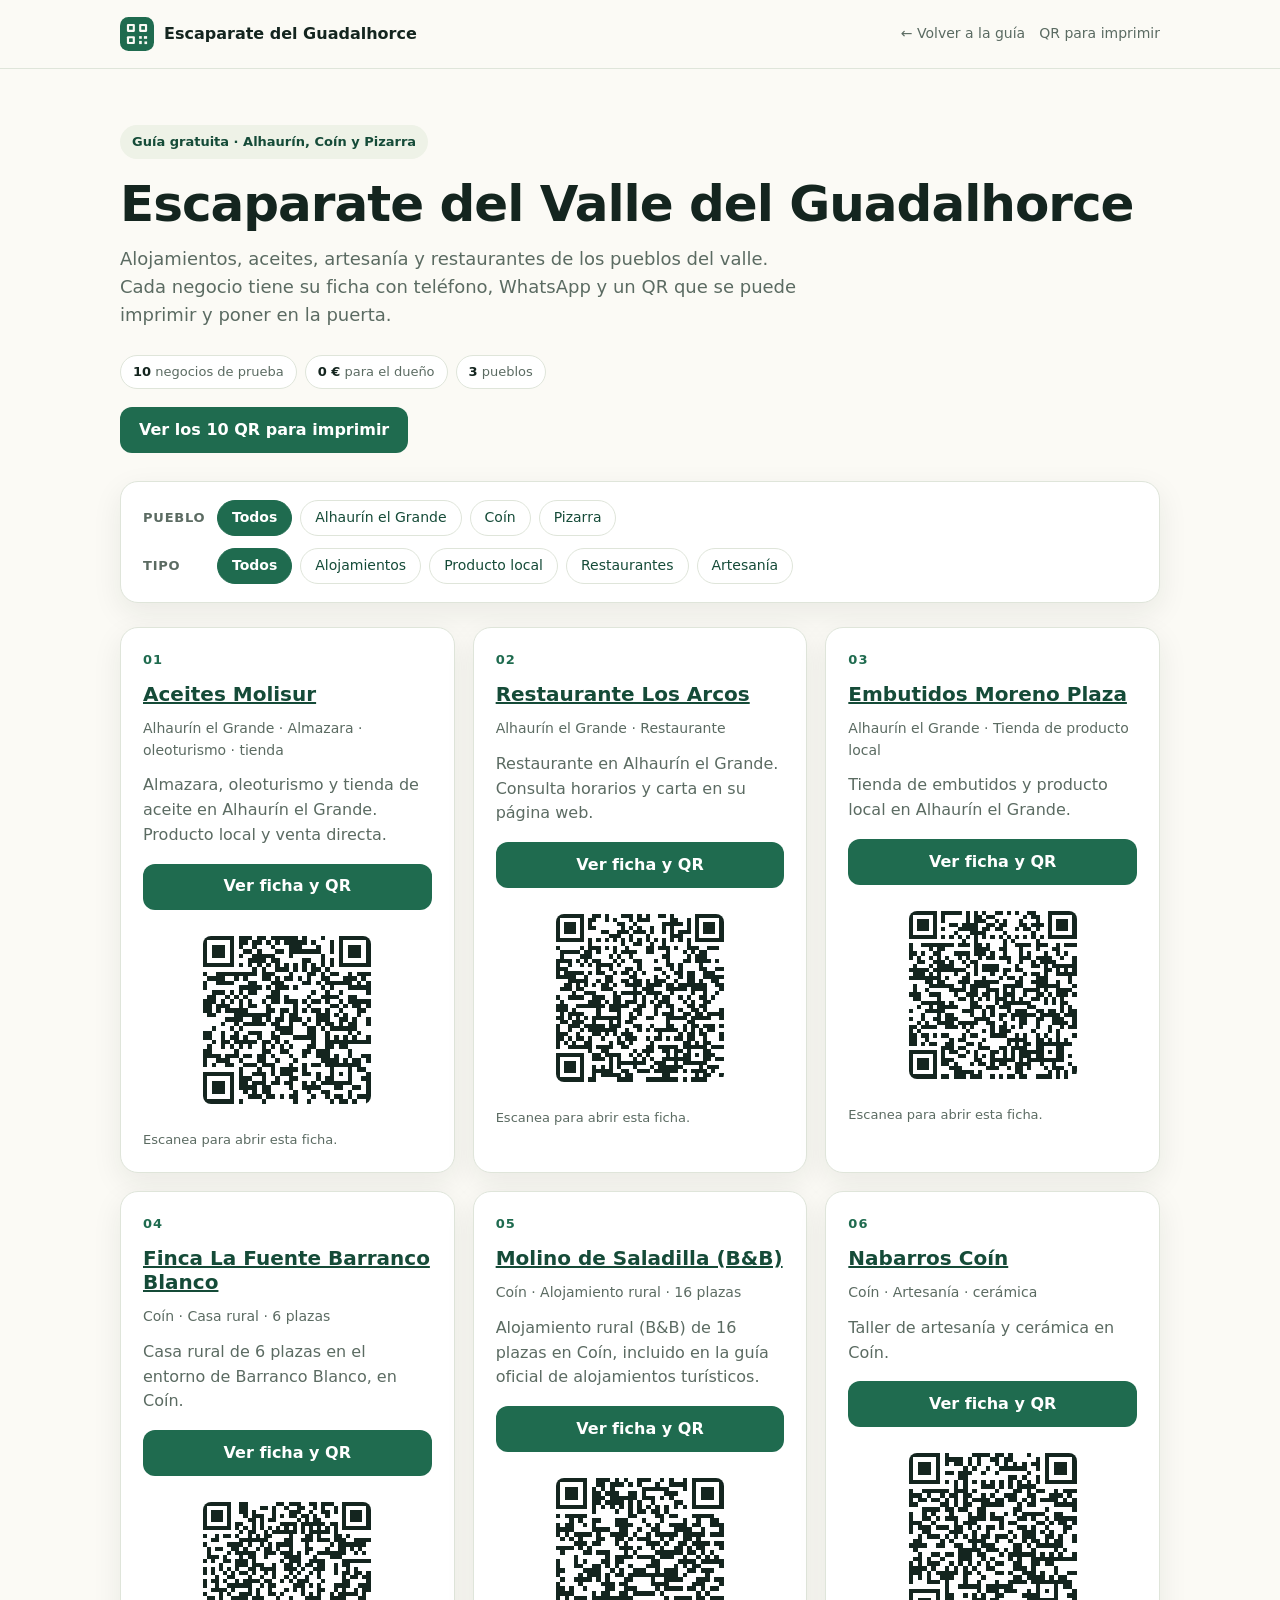
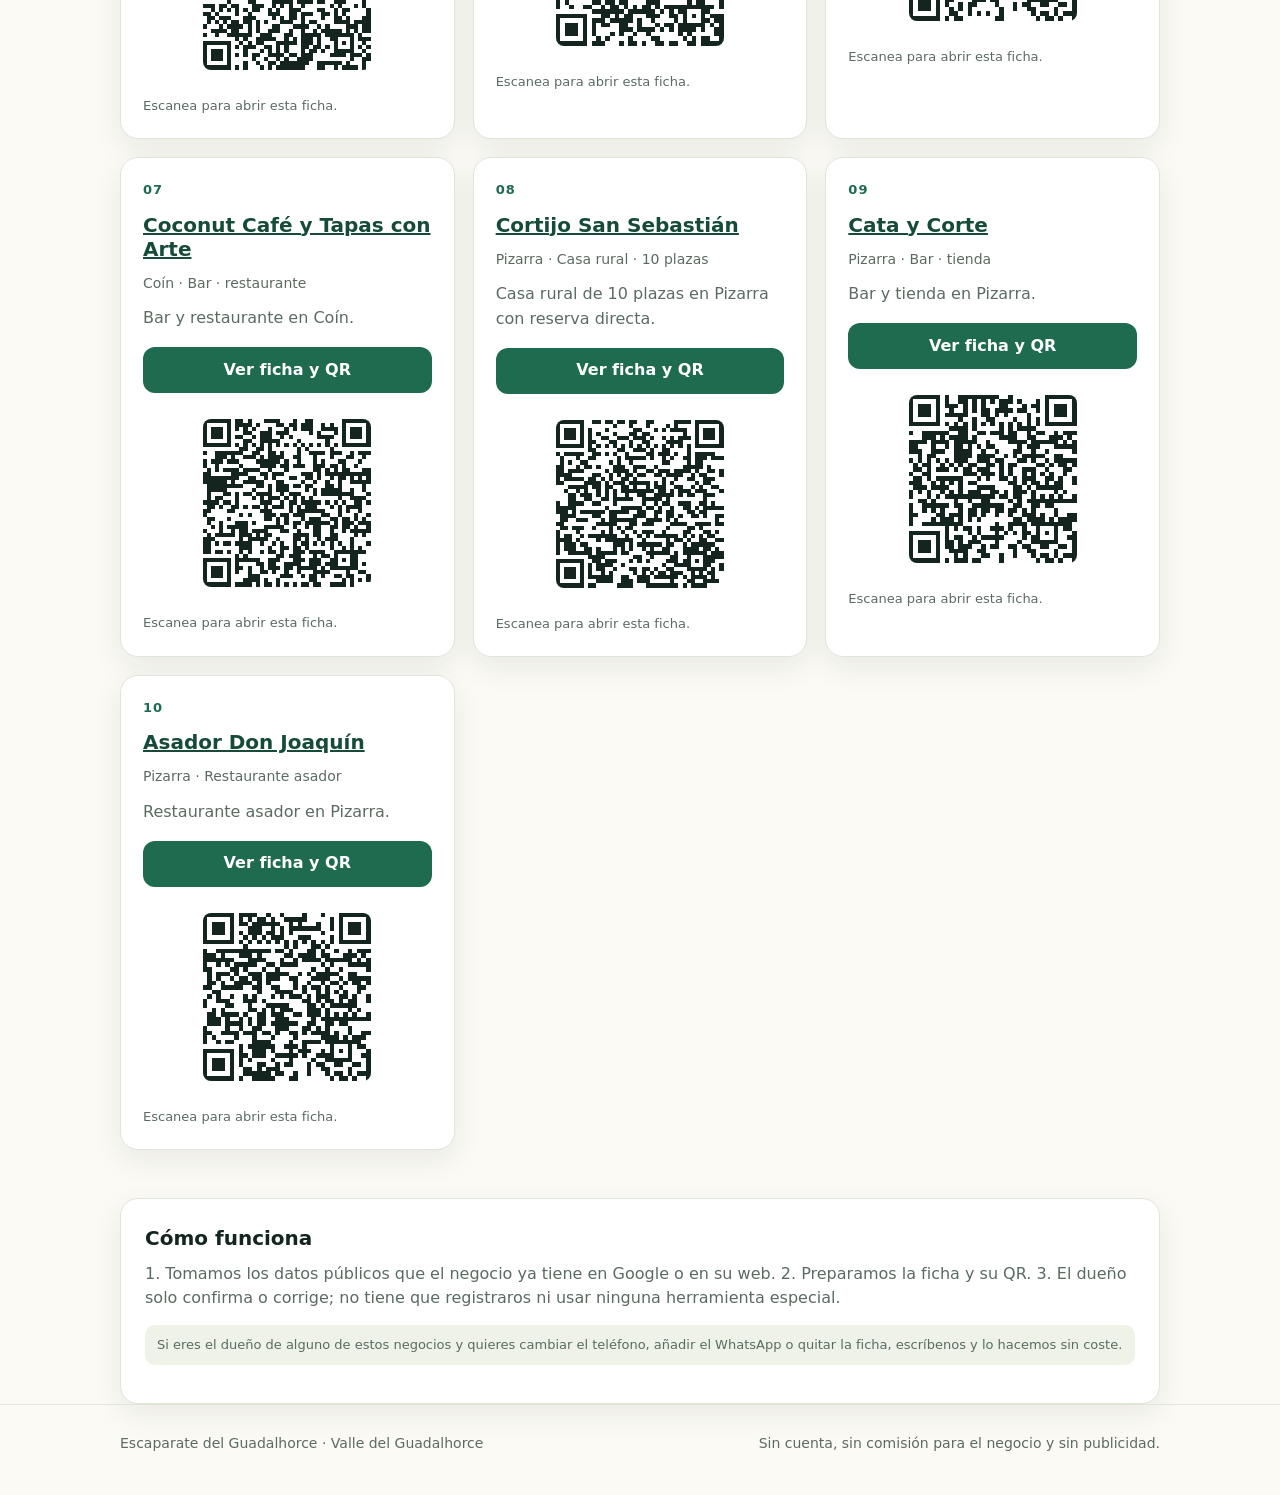
<file: index.html>
<!doctype html>
<html lang="es">
<head>
<meta charset="utf-8">
<meta name="viewport" content="width=device-width, initial-scale=1">
<title>Escaparate del Guadalhorce · Alojamientos, tiendas y restaurantes en Alhaurín, Coín y Pizarra</title>
<meta name="description" content="Guía gratuita de alojamientos, tiendas, bares y artesanía de Alhaurín el Grande, Coín y Pizarra. Fichas preparadas para imprimir su QR y recibir contactos directos.">
<link rel="canonical" href="https://storbaz.github.io/escaparate-guadalhorce/">
<meta name="robots" content="index,follow,max-image-preview:large">
<meta name="theme-color" content="#1f6b4f">
<meta property="og:type" content="website">
<meta property="og:locale" content="es_ES">
<meta property="og:site_name" content="Escaparate del Guadalhorce">
<meta property="og:title" content="Escaparate del Guadalhorce · Alojamientos, tiendas y restaurantes en Alhaurín, Coín y Pizarra">
<meta property="og:description" content="Guía gratuita de alojamientos, tiendas, bares y artesanía de Alhaurín el Grande, Coín y Pizarra. Fichas preparadas para imprimir su QR y recibir contactos directos.">
<meta property="og:url" content="https://storbaz.github.io/escaparate-guadalhorce/">
<meta property="og:image" content="https://storbaz.github.io/escaparate-guadalhorce/assets/og-image.svg">
<meta name="twitter:card" content="summary_large_image">
<meta name="twitter:title" content="Escaparate del Guadalhorce · Alojamientos, tiendas y restaurantes en Alhaurín, Coín y Pizarra">
<meta name="twitter:description" content="Guía gratuita de alojamientos, tiendas, bares y artesanía de Alhaurín el Grande, Coín y Pizarra. Fichas preparadas para imprimir su QR y recibir contactos directos.">
<meta name="twitter:image" content="https://storbaz.github.io/escaparate-guadalhorce/assets/og-image.svg">
<link rel="icon" href="assets/icon.svg" type="image/svg+xml">
<link rel="stylesheet" href="assets/style.css?v=2">
<script type="application/ld+json">{"@context":"https://schema.org","@type":"FAQPage","mainEntity":[{"@type":"Question","name":"¿Cuesta algo aparecer en el escaparate?","acceptedAnswer":{"@type":"Answer","text":"No. La ficha es gratuita para el negocio. Solo se pide que confirme o corrija sus datos."}},{"@type":"Question","name":"¿Qué hace el código QR?","acceptedAnswer":{"@type":"Answer","text":"Abre directamente la ficha del negocio para que el visitante pueda llamar o escribir por WhatsApp."}}]}</script>
<script src="assets/qrcode.min.js"></script>
<script src="assets/app.js?v=2" defer></script>
</head>
<body>
<a class="skip" href="#contenido">Saltar al contenido</a>
<header class="site-header">
  <div class="wrap header-inner">
    <a class="brand" href="index.html" aria-label="Escaparate del Guadalhorce, inicio">
      <img src="assets/icon.svg" alt="" width="34" height="34">
      <span>Escaparate del Guadalhorce</span>
    </a>
    <nav class="header-nav">
      <a class="back-link" href="index.html">← Volver a la guía</a>
      <a class="back-link" href="qrs.html">QR para imprimir</a>
    </nav>
  </div>
</header>
<main id="contenido" class="">
<section class="hero">
  <div class="wrap">
    <span class="eyebrow">Guía gratuita · Alhaurín, Coín y Pizarra</span>
    <h1>Escaparate del Valle del Guadalhorce</h1>
    <p class="lede">Alojamientos, aceites, artesanía y restaurantes de los pueblos del valle. Cada negocio tiene su ficha con teléfono, WhatsApp y un QR que se puede imprimir y poner en la puerta.</p>
    <div class="badges">
      <span class="badge"><strong>10</strong> negocios de prueba</span>
      <span class="badge"><strong>0 €</strong> para el dueño</span>
      <span class="badge"><strong>3</strong> pueblos</span>
    </div>
    <div class="actions">
      <a class="button button-primary" href="qrs.html">Ver los 10 QR para imprimir</a>
    </div>
  </div>
</section>
<section class="wrap filters" aria-label="Filtrar negocios">
  <div class="filter-row">
    <span class="filter-label">Pueblo</span>
    <button class="chip is-active" type="button" data-filter="pueblo" data-value="todos">Todos</button>
    <button class="chip" type="button" data-filter="pueblo" data-value="Alhaurín el Grande">Alhaurín el Grande</button>
    <button class="chip" type="button" data-filter="pueblo" data-value="Coín">Coín</button>
    <button class="chip" type="button" data-filter="pueblo" data-value="Pizarra">Pizarra</button>
  </div>
  <div class="filter-row">
    <span class="filter-label">Tipo</span>
    <button class="chip is-active" type="button" data-filter="categoria" data-value="todos">Todos</button>
    <button class="chip" type="button" data-filter="categoria" data-value="alojamiento">Alojamientos</button>
    <button class="chip" type="button" data-filter="categoria" data-value="producto">Producto local</button>
    <button class="chip" type="button" data-filter="categoria" data-value="restaurante">Restaurantes</button>
    <button class="chip" type="button" data-filter="categoria" data-value="artesania">Artesanía</button>
  </div>
</section>
<section class="wrap">
  <div class="grid" id="lista-negocios">
<article class="card" data-pueblo="Alhaurín el Grande" data-categoria="producto">
  <span class="num">01</span>
  <h2><a href="fichas/aceites-molisur.html">Aceites Molisur</a></h2>
  <div class="town">Alhaurín el Grande · Almazara · oleoturismo · tienda</div>
  <p>Almazara, oleoturismo y tienda de aceite en Alhaurín el Grande. Producto local y venta directa.</p>
  <div class="actions">
    <a class="button button-primary button-block" href="fichas/aceites-molisur.html">Ver ficha y QR</a>
  </div>
  <div class="qr-box" data-qr="https://storbaz.github.io/escaparate-guadalhorce/fichas/aceites-molisur.html" aria-label="Código QR de la ficha de Aceites Molisur"></div>
  <div class="qr-caption">Escanea para abrir esta ficha.</div>
</article>
<article class="card" data-pueblo="Alhaurín el Grande" data-categoria="restaurante">
  <span class="num">02</span>
  <h2><a href="fichas/restaurante-los-arcos.html">Restaurante Los Arcos</a></h2>
  <div class="town">Alhaurín el Grande · Restaurante</div>
  <p>Restaurante en Alhaurín el Grande. Consulta horarios y carta en su página web.</p>
  <div class="actions">
    <a class="button button-primary button-block" href="fichas/restaurante-los-arcos.html">Ver ficha y QR</a>
  </div>
  <div class="qr-box" data-qr="https://storbaz.github.io/escaparate-guadalhorce/fichas/restaurante-los-arcos.html" aria-label="Código QR de la ficha de Restaurante Los Arcos"></div>
  <div class="qr-caption">Escanea para abrir esta ficha.</div>
</article>
<article class="card" data-pueblo="Alhaurín el Grande" data-categoria="producto">
  <span class="num">03</span>
  <h2><a href="fichas/embutidos-moreno-plaza.html">Embutidos Moreno Plaza</a></h2>
  <div class="town">Alhaurín el Grande · Tienda de producto local</div>
  <p>Tienda de embutidos y producto local en Alhaurín el Grande.</p>
  <div class="actions">
    <a class="button button-primary button-block" href="fichas/embutidos-moreno-plaza.html">Ver ficha y QR</a>
  </div>
  <div class="qr-box" data-qr="https://storbaz.github.io/escaparate-guadalhorce/fichas/embutidos-moreno-plaza.html" aria-label="Código QR de la ficha de Embutidos Moreno Plaza"></div>
  <div class="qr-caption">Escanea para abrir esta ficha.</div>
</article>
<article class="card" data-pueblo="Coín" data-categoria="alojamiento">
  <span class="num">04</span>
  <h2><a href="fichas/finca-la-fuente-barranco-blanco.html">Finca La Fuente Barranco Blanco</a></h2>
  <div class="town">Coín · Casa rural · 6 plazas</div>
  <p>Casa rural de 6 plazas en el entorno de Barranco Blanco, en Coín.</p>
  <div class="actions">
    <a class="button button-primary button-block" href="fichas/finca-la-fuente-barranco-blanco.html">Ver ficha y QR</a>
  </div>
  <div class="qr-box" data-qr="https://storbaz.github.io/escaparate-guadalhorce/fichas/finca-la-fuente-barranco-blanco.html" aria-label="Código QR de la ficha de Finca La Fuente Barranco Blanco"></div>
  <div class="qr-caption">Escanea para abrir esta ficha.</div>
</article>
<article class="card" data-pueblo="Coín" data-categoria="alojamiento">
  <span class="num">05</span>
  <h2><a href="fichas/molino-de-saladilla.html">Molino de Saladilla (B&amp;B)</a></h2>
  <div class="town">Coín · Alojamiento rural · 16 plazas</div>
  <p>Alojamiento rural (B&amp;B) de 16 plazas en Coín, incluido en la guía oficial de alojamientos turísticos.</p>
  <div class="actions">
    <a class="button button-primary button-block" href="fichas/molino-de-saladilla.html">Ver ficha y QR</a>
  </div>
  <div class="qr-box" data-qr="https://storbaz.github.io/escaparate-guadalhorce/fichas/molino-de-saladilla.html" aria-label="Código QR de la ficha de Molino de Saladilla (B&amp;B)"></div>
  <div class="qr-caption">Escanea para abrir esta ficha.</div>
</article>
<article class="card" data-pueblo="Coín" data-categoria="artesania">
  <span class="num">06</span>
  <h2><a href="fichas/nabarros-coin.html">Nabarros Coín</a></h2>
  <div class="town">Coín · Artesanía · cerámica</div>
  <p>Taller de artesanía y cerámica en Coín.</p>
  <div class="actions">
    <a class="button button-primary button-block" href="fichas/nabarros-coin.html">Ver ficha y QR</a>
  </div>
  <div class="qr-box" data-qr="https://storbaz.github.io/escaparate-guadalhorce/fichas/nabarros-coin.html" aria-label="Código QR de la ficha de Nabarros Coín"></div>
  <div class="qr-caption">Escanea para abrir esta ficha.</div>
</article>
<article class="card" data-pueblo="Coín" data-categoria="restaurante">
  <span class="num">07</span>
  <h2><a href="fichas/coconut-cafe-tapas-con-arte.html">Coconut Café y Tapas con Arte</a></h2>
  <div class="town">Coín · Bar · restaurante</div>
  <p>Bar y restaurante en Coín.</p>
  <div class="actions">
    <a class="button button-primary button-block" href="fichas/coconut-cafe-tapas-con-arte.html">Ver ficha y QR</a>
  </div>
  <div class="qr-box" data-qr="https://storbaz.github.io/escaparate-guadalhorce/fichas/coconut-cafe-tapas-con-arte.html" aria-label="Código QR de la ficha de Coconut Café y Tapas con Arte"></div>
  <div class="qr-caption">Escanea para abrir esta ficha.</div>
</article>
<article class="card" data-pueblo="Pizarra" data-categoria="alojamiento">
  <span class="num">08</span>
  <h2><a href="fichas/cortijo-san-sebastian.html">Cortijo San Sebastián</a></h2>
  <div class="town">Pizarra · Casa rural · 10 plazas</div>
  <p>Casa rural de 10 plazas en Pizarra con reserva directa.</p>
  <div class="actions">
    <a class="button button-primary button-block" href="fichas/cortijo-san-sebastian.html">Ver ficha y QR</a>
  </div>
  <div class="qr-box" data-qr="https://storbaz.github.io/escaparate-guadalhorce/fichas/cortijo-san-sebastian.html" aria-label="Código QR de la ficha de Cortijo San Sebastián"></div>
  <div class="qr-caption">Escanea para abrir esta ficha.</div>
</article>
<article class="card" data-pueblo="Pizarra" data-categoria="producto">
  <span class="num">09</span>
  <h2><a href="fichas/cata-y-corte.html">Cata y Corte</a></h2>
  <div class="town">Pizarra · Bar · tienda</div>
  <p>Bar y tienda en Pizarra.</p>
  <div class="actions">
    <a class="button button-primary button-block" href="fichas/cata-y-corte.html">Ver ficha y QR</a>
  </div>
  <div class="qr-box" data-qr="https://storbaz.github.io/escaparate-guadalhorce/fichas/cata-y-corte.html" aria-label="Código QR de la ficha de Cata y Corte"></div>
  <div class="qr-caption">Escanea para abrir esta ficha.</div>
</article>
<article class="card" data-pueblo="Pizarra" data-categoria="restaurante">
  <span class="num">10</span>
  <h2><a href="fichas/asador-don-joaquin.html">Asador Don Joaquín</a></h2>
  <div class="town">Pizarra · Restaurante asador</div>
  <p>Restaurante asador en Pizarra.</p>
  <div class="actions">
    <a class="button button-primary button-block" href="fichas/asador-don-joaquin.html">Ver ficha y QR</a>
  </div>
  <div class="qr-box" data-qr="https://storbaz.github.io/escaparate-guadalhorce/fichas/asador-don-joaquin.html" aria-label="Código QR de la ficha de Asador Don Joaquín"></div>
  <div class="qr-caption">Escanea para abrir esta ficha.</div>
</article>
  </div>
  <div class="panel">
    <h2>Cómo funciona</h2>
    <p>1. Tomamos los datos públicos que el negocio ya tiene en Google o en su web. 2. Preparamos la ficha y su QR. 3. El dueño solo confirma o corrige; no tiene que registraros ni usar ninguna herramienta especial.</p>
    <p class="qr-note">Si eres el dueño de alguno de estos negocios y quieres cambiar el teléfono, añadir el WhatsApp o quitar la ficha, escríbenos y lo hacemos sin coste.</p>
  </div>
</section>
</main>
<footer class="site-footer">
  <div class="wrap footer-inner">
    <span>Escaparate del Guadalhorce · Valle del Guadalhorce</span>
    <span>Sin cuenta, sin comisión para el negocio y sin publicidad.</span>
  </div>
</footer>
</body>
</html>
</file>
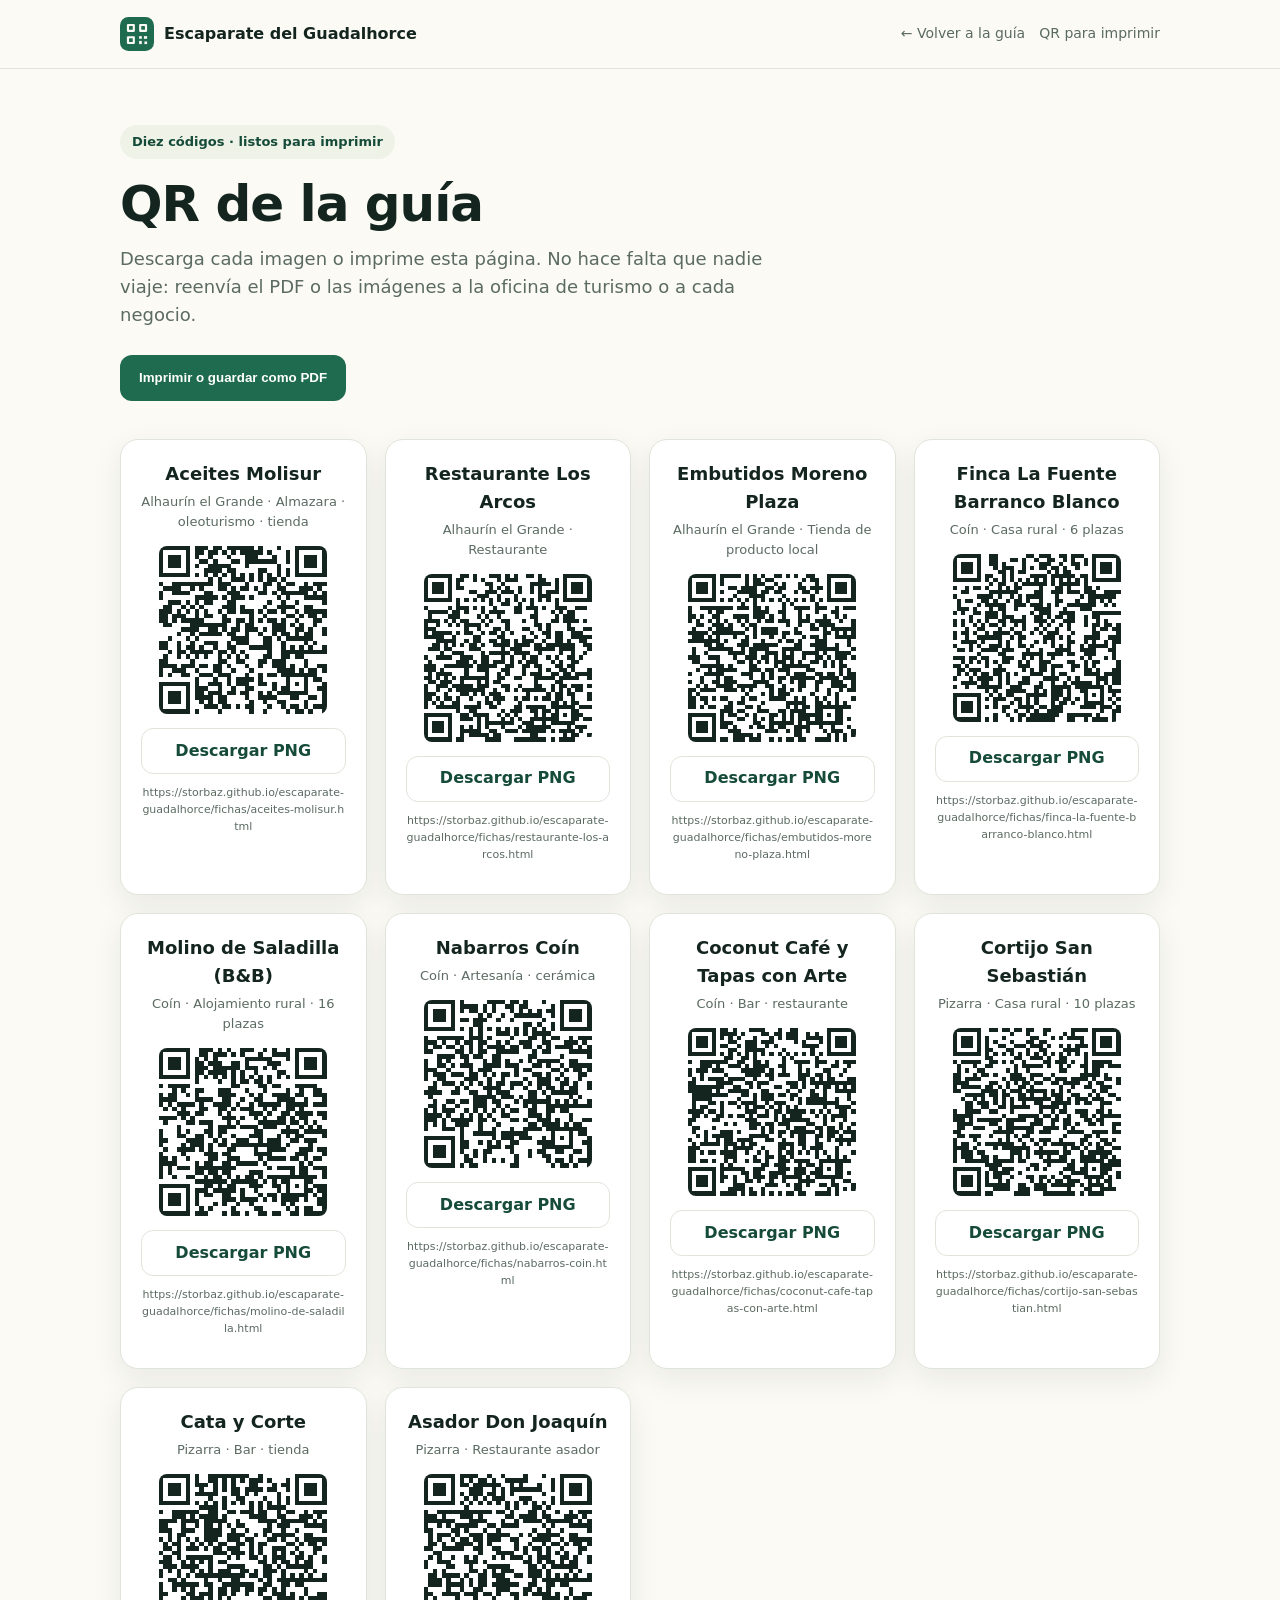
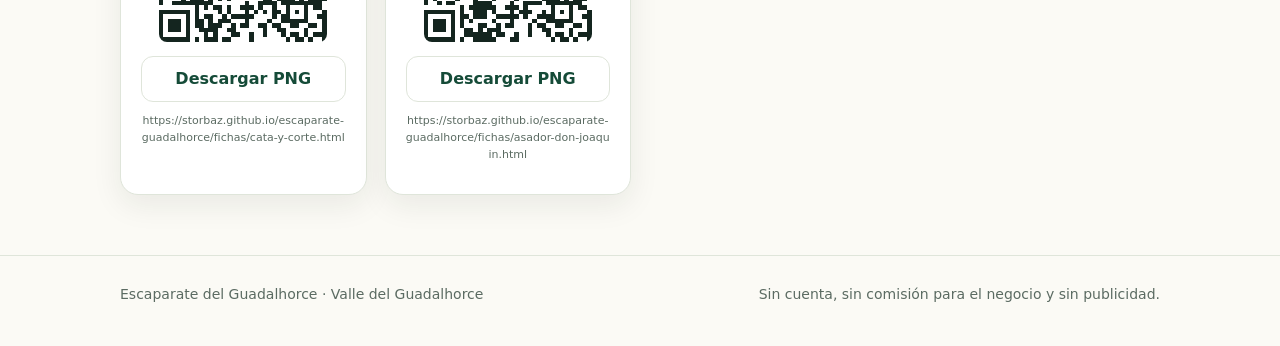
<file: qrs.html>
<!doctype html>
<html lang="es">
<head>
<meta charset="utf-8">
<meta name="viewport" content="width=device-width, initial-scale=1">
<title>QR para imprimir · Escaparate del Guadalhorce</title>
<meta name="description" content="Los diez códigos QR del escaparate del Valle del Guadalhorce, listos para descargar o imprimir.">
<link rel="canonical" href="https://storbaz.github.io/escaparate-guadalhorce/qrs.html">
<meta name="robots" content="index,follow,max-image-preview:large">
<meta name="theme-color" content="#1f6b4f">
<meta property="og:type" content="website">
<meta property="og:locale" content="es_ES">
<meta property="og:site_name" content="Escaparate del Guadalhorce">
<meta property="og:title" content="QR para imprimir · Escaparate del Guadalhorce">
<meta property="og:description" content="Los diez códigos QR del escaparate del Valle del Guadalhorce, listos para descargar o imprimir.">
<meta property="og:url" content="https://storbaz.github.io/escaparate-guadalhorce/qrs.html">
<meta property="og:image" content="https://storbaz.github.io/escaparate-guadalhorce/assets/og-image.svg">
<meta name="twitter:card" content="summary_large_image">
<meta name="twitter:title" content="QR para imprimir · Escaparate del Guadalhorce">
<meta name="twitter:description" content="Los diez códigos QR del escaparate del Valle del Guadalhorce, listos para descargar o imprimir.">
<meta name="twitter:image" content="https://storbaz.github.io/escaparate-guadalhorce/assets/og-image.svg">
<link rel="icon" href="assets/icon.svg" type="image/svg+xml">
<link rel="stylesheet" href="assets/style.css?v=2">
<script type="application/ld+json">{"@context":"https://schema.org","@type":"FAQPage","mainEntity":[{"@type":"Question","name":"¿Cuesta algo aparecer en el escaparate?","acceptedAnswer":{"@type":"Answer","text":"No. La ficha es gratuita para el negocio. Solo se pide que confirme o corrija sus datos."}},{"@type":"Question","name":"¿Qué hace el código QR?","acceptedAnswer":{"@type":"Answer","text":"Abre directamente la ficha del negocio para que el visitante pueda llamar o escribir por WhatsApp."}}]}</script>
<script src="assets/qrcode.min.js"></script>
<script src="assets/app.js?v=2" defer></script>
</head>
<body>
<a class="skip" href="#contenido">Saltar al contenido</a>
<header class="site-header">
  <div class="wrap header-inner">
    <a class="brand" href="index.html" aria-label="Escaparate del Guadalhorce, inicio">
      <img src="assets/icon.svg" alt="" width="34" height="34">
      <span>Escaparate del Guadalhorce</span>
    </a>
    <nav class="header-nav">
      <a class="back-link" href="index.html">← Volver a la guía</a>
      <a class="back-link" href="qrs.html">QR para imprimir</a>
    </nav>
  </div>
</header>
<main id="contenido" class="qrs">
<section class="hero">
  <div class="wrap">
    <span class="eyebrow">Diez códigos · listos para imprimir</span>
    <h1>QR de la guía</h1>
    <p class="lede">Descarga cada imagen o imprime esta página. No hace falta que nadie viaje: reenvía el PDF o las imágenes a la oficina de turismo o a cada negocio.</p>
    <div class="actions">
      <button class="button button-primary" type="button" data-print>Imprimir o guardar como PDF</button>
    </div>
  </div>
</section>
<section class="wrap">
  <div class="qr-grid">
<article class="qr-card">
  <h2>Aceites Molisur</h2>
  <div class="town">Alhaurín el Grande · Almazara · oleoturismo · tienda</div>
  <div class="qr-box" data-qr="https://storbaz.github.io/escaparate-guadalhorce/fichas/aceites-molisur.html" data-qr-name="aceites-molisur" aria-label="Código QR de Aceites Molisur"></div>
  <a class="button button-ghost button-block" data-download-link href="#" download="aceites-molisur.png">Descargar PNG</a>
  <p class="qr-caption">https://storbaz.github.io/escaparate-guadalhorce/fichas/aceites-molisur.html</p>
</article>
<article class="qr-card">
  <h2>Restaurante Los Arcos</h2>
  <div class="town">Alhaurín el Grande · Restaurante</div>
  <div class="qr-box" data-qr="https://storbaz.github.io/escaparate-guadalhorce/fichas/restaurante-los-arcos.html" data-qr-name="restaurante-los-arcos" aria-label="Código QR de Restaurante Los Arcos"></div>
  <a class="button button-ghost button-block" data-download-link href="#" download="restaurante-los-arcos.png">Descargar PNG</a>
  <p class="qr-caption">https://storbaz.github.io/escaparate-guadalhorce/fichas/restaurante-los-arcos.html</p>
</article>
<article class="qr-card">
  <h2>Embutidos Moreno Plaza</h2>
  <div class="town">Alhaurín el Grande · Tienda de producto local</div>
  <div class="qr-box" data-qr="https://storbaz.github.io/escaparate-guadalhorce/fichas/embutidos-moreno-plaza.html" data-qr-name="embutidos-moreno-plaza" aria-label="Código QR de Embutidos Moreno Plaza"></div>
  <a class="button button-ghost button-block" data-download-link href="#" download="embutidos-moreno-plaza.png">Descargar PNG</a>
  <p class="qr-caption">https://storbaz.github.io/escaparate-guadalhorce/fichas/embutidos-moreno-plaza.html</p>
</article>
<article class="qr-card">
  <h2>Finca La Fuente Barranco Blanco</h2>
  <div class="town">Coín · Casa rural · 6 plazas</div>
  <div class="qr-box" data-qr="https://storbaz.github.io/escaparate-guadalhorce/fichas/finca-la-fuente-barranco-blanco.html" data-qr-name="finca-la-fuente-barranco-blanco" aria-label="Código QR de Finca La Fuente Barranco Blanco"></div>
  <a class="button button-ghost button-block" data-download-link href="#" download="finca-la-fuente-barranco-blanco.png">Descargar PNG</a>
  <p class="qr-caption">https://storbaz.github.io/escaparate-guadalhorce/fichas/finca-la-fuente-barranco-blanco.html</p>
</article>
<article class="qr-card">
  <h2>Molino de Saladilla (B&amp;B)</h2>
  <div class="town">Coín · Alojamiento rural · 16 plazas</div>
  <div class="qr-box" data-qr="https://storbaz.github.io/escaparate-guadalhorce/fichas/molino-de-saladilla.html" data-qr-name="molino-de-saladilla" aria-label="Código QR de Molino de Saladilla (B&amp;B)"></div>
  <a class="button button-ghost button-block" data-download-link href="#" download="molino-de-saladilla.png">Descargar PNG</a>
  <p class="qr-caption">https://storbaz.github.io/escaparate-guadalhorce/fichas/molino-de-saladilla.html</p>
</article>
<article class="qr-card">
  <h2>Nabarros Coín</h2>
  <div class="town">Coín · Artesanía · cerámica</div>
  <div class="qr-box" data-qr="https://storbaz.github.io/escaparate-guadalhorce/fichas/nabarros-coin.html" data-qr-name="nabarros-coin" aria-label="Código QR de Nabarros Coín"></div>
  <a class="button button-ghost button-block" data-download-link href="#" download="nabarros-coin.png">Descargar PNG</a>
  <p class="qr-caption">https://storbaz.github.io/escaparate-guadalhorce/fichas/nabarros-coin.html</p>
</article>
<article class="qr-card">
  <h2>Coconut Café y Tapas con Arte</h2>
  <div class="town">Coín · Bar · restaurante</div>
  <div class="qr-box" data-qr="https://storbaz.github.io/escaparate-guadalhorce/fichas/coconut-cafe-tapas-con-arte.html" data-qr-name="coconut-cafe-tapas-con-arte" aria-label="Código QR de Coconut Café y Tapas con Arte"></div>
  <a class="button button-ghost button-block" data-download-link href="#" download="coconut-cafe-tapas-con-arte.png">Descargar PNG</a>
  <p class="qr-caption">https://storbaz.github.io/escaparate-guadalhorce/fichas/coconut-cafe-tapas-con-arte.html</p>
</article>
<article class="qr-card">
  <h2>Cortijo San Sebastián</h2>
  <div class="town">Pizarra · Casa rural · 10 plazas</div>
  <div class="qr-box" data-qr="https://storbaz.github.io/escaparate-guadalhorce/fichas/cortijo-san-sebastian.html" data-qr-name="cortijo-san-sebastian" aria-label="Código QR de Cortijo San Sebastián"></div>
  <a class="button button-ghost button-block" data-download-link href="#" download="cortijo-san-sebastian.png">Descargar PNG</a>
  <p class="qr-caption">https://storbaz.github.io/escaparate-guadalhorce/fichas/cortijo-san-sebastian.html</p>
</article>
<article class="qr-card">
  <h2>Cata y Corte</h2>
  <div class="town">Pizarra · Bar · tienda</div>
  <div class="qr-box" data-qr="https://storbaz.github.io/escaparate-guadalhorce/fichas/cata-y-corte.html" data-qr-name="cata-y-corte" aria-label="Código QR de Cata y Corte"></div>
  <a class="button button-ghost button-block" data-download-link href="#" download="cata-y-corte.png">Descargar PNG</a>
  <p class="qr-caption">https://storbaz.github.io/escaparate-guadalhorce/fichas/cata-y-corte.html</p>
</article>
<article class="qr-card">
  <h2>Asador Don Joaquín</h2>
  <div class="town">Pizarra · Restaurante asador</div>
  <div class="qr-box" data-qr="https://storbaz.github.io/escaparate-guadalhorce/fichas/asador-don-joaquin.html" data-qr-name="asador-don-joaquin" aria-label="Código QR de Asador Don Joaquín"></div>
  <a class="button button-ghost button-block" data-download-link href="#" download="asador-don-joaquin.png">Descargar PNG</a>
  <p class="qr-caption">https://storbaz.github.io/escaparate-guadalhorce/fichas/asador-don-joaquin.html</p>
</article>
  </div>
</section>
</main>
<footer class="site-footer">
  <div class="wrap footer-inner">
    <span>Escaparate del Guadalhorce · Valle del Guadalhorce</span>
    <span>Sin cuenta, sin comisión para el negocio y sin publicidad.</span>
  </div>
</footer>
</body>
</html>
</file>
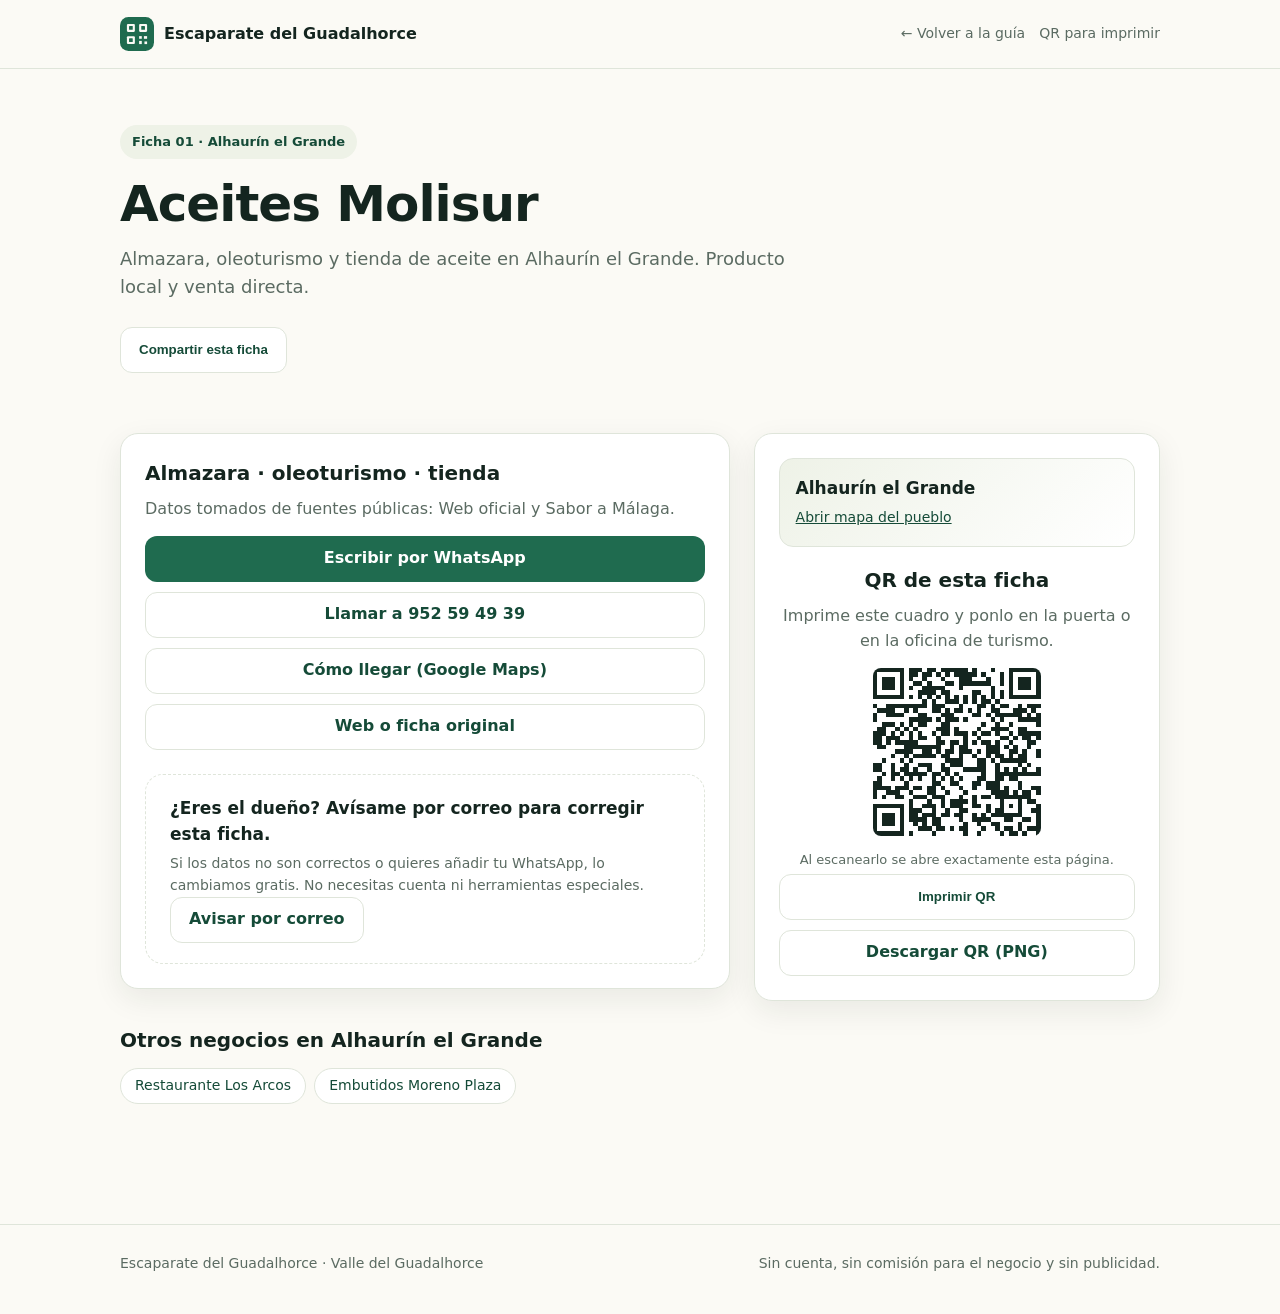
<file: fichas/aceites-molisur.html>
<!doctype html>
<html lang="es">
<head>
<meta charset="utf-8">
<meta name="viewport" content="width=device-width, initial-scale=1">
<title>Aceites Molisur · Almazara · oleoturismo · tienda en Alhaurín el Grande</title>
<meta name="description" content="Almazara, oleoturismo y tienda de aceite en Alhaurín el Grande. Producto local y venta directa. Ficha gratuita en Escaparate del Guadalhorce.">
<link rel="canonical" href="https://storbaz.github.io/escaparate-guadalhorce/fichas/aceites-molisur.html">
<meta name="robots" content="index,follow,max-image-preview:large">
<meta name="theme-color" content="#1f6b4f">
<meta property="og:type" content="website">
<meta property="og:locale" content="es_ES">
<meta property="og:site_name" content="Escaparate del Guadalhorce">
<meta property="og:title" content="Aceites Molisur · Almazara · oleoturismo · tienda en Alhaurín el Grande">
<meta property="og:description" content="Almazara, oleoturismo y tienda de aceite en Alhaurín el Grande. Producto local y venta directa. Ficha gratuita en Escaparate del Guadalhorce.">
<meta property="og:url" content="https://storbaz.github.io/escaparate-guadalhorce/fichas/aceites-molisur.html">
<meta property="og:image" content="https://storbaz.github.io/escaparate-guadalhorce/assets/og-image.svg">
<meta name="twitter:card" content="summary_large_image">
<meta name="twitter:title" content="Aceites Molisur · Almazara · oleoturismo · tienda en Alhaurín el Grande">
<meta name="twitter:description" content="Almazara, oleoturismo y tienda de aceite en Alhaurín el Grande. Producto local y venta directa. Ficha gratuita en Escaparate del Guadalhorce.">
<meta name="twitter:image" content="https://storbaz.github.io/escaparate-guadalhorce/assets/og-image.svg">
<link rel="icon" href="../assets/icon.svg" type="image/svg+xml">
<link rel="stylesheet" href="../assets/style.css?v=2">
<script type="application/ld+json">{"@context":"https://schema.org","@type":"LocalBusiness","name":"Aceites Molisur","description":"Almazara, oleoturismo y tienda de aceite en Alhaurín el Grande. Producto local y venta directa.","telephone":"952 59 49 39","url":"https://aceitesmolisur.es/","address":{"@type":"PostalAddress","addressLocality":"Alhaurín el Grande","addressRegion":"Málaga","addressCountry":"ES"}}</script>
<script src="../assets/qrcode.min.js"></script>
<script src="../assets/app.js?v=2" defer></script>
</head>
<body>
<a class="skip" href="#contenido">Saltar al contenido</a>
<header class="site-header">
  <div class="wrap header-inner">
    <a class="brand" href="index.html" aria-label="Escaparate del Guadalhorce, inicio">
      <img src="../assets/icon.svg" alt="" width="34" height="34">
      <span>Escaparate del Guadalhorce</span>
    </a>
    <nav class="header-nav">
      <a class="back-link" href="index.html">← Volver a la guía</a>
      <a class="back-link" href="../qrs.html">QR para imprimir</a>
    </nav>
  </div>
</header>
<main id="contenido" class="ficha">
<section class="hero ficha">
  <div class="wrap">
    <span class="eyebrow">Ficha 01 · Alhaurín el Grande</span>
    <h1>Aceites Molisur</h1>
    <p class="lede">Almazara, oleoturismo y tienda de aceite en Alhaurín el Grande. Producto local y venta directa.</p>
    <div class="actions">
      <button class="button button-ghost" type="button" data-share>Compartir esta ficha</button>
    </div>
  </div>
</section>
<section class="wrap ficha-main">
  <div class="panel">
    <h2>Almazara · oleoturismo · tienda</h2>
    <p>Datos tomados de fuentes públicas: Web oficial y Sabor a Málaga.</p>
    <div class="actions">
      <a class="button button-primary button-block" href="https://wa.me/34952594939" target="_blank" rel="noopener">Escribir por WhatsApp</a>
      <a class="button button-ghost button-block" href="tel:952594939">Llamar a 952 59 49 39</a>
      <a class="button button-ghost button-block" href="https://www.google.com/maps/search/?api=1&amp;query=Aceites%20Molisur%20Alhaur%C3%ADn%20el%20Grande" target="_blank" rel="noopener">Cómo llegar (Google Maps)</a>
      <a class="button button-ghost button-block" href="https://aceitesmolisur.es/" target="_blank" rel="noopener">Web o ficha original</a>
      
    </div>
    
    <div class="owner">
      <h2>¿Eres el dueño? Avísame por correo para corregir esta ficha.</h2>
      <p>Si los datos no son correctos o quieres añadir tu WhatsApp, lo cambiamos gratis. No necesitas cuenta ni herramientas especiales.</p>
      <a class="button button-ghost" href="mailto:donoforgetitagain@gmail.com?subject=Correcci%C3%B3n%20de%20ficha%3A%20Aceites%20Molisur">Avisar por correo</a>
    </div>
  </div>
  <aside class="panel qr-panel">
    <div class="map-card">
      <span class="map-name">Alhaurín el Grande</span>
      <a href="https://www.google.com/maps/search/?api=1&amp;query=Aceites%20Molisur%20Alhaur%C3%ADn%20el%20Grande" target="_blank" rel="noopener">Abrir mapa del pueblo</a>
    </div>
    <h2>QR de esta ficha</h2>
    <p>Imprime este cuadro y ponlo en la puerta o en la oficina de turismo.</p>
    <div class="qr-box" data-qr="https://storbaz.github.io/escaparate-guadalhorce/fichas/aceites-molisur.html" data-qr-name="aceites-molisur" aria-label="Código QR de Aceites Molisur"></div>
    <div class="qr-caption">Al escanearlo se abre exactamente esta página.</div>
    <div class="actions">
      <button class="button button-ghost button-block" type="button" data-print>Imprimir QR</button>
      <a class="button button-ghost button-block" data-download-link href="#" download="aceites-molisur.png">Descargar QR (PNG)</a>
    </div>
  </aside>
</section>
<section class="wrap related">
  <h2>Otros negocios en Alhaurín el Grande</h2>
  <div class="chips"><a class="chip" href="fichas/restaurante-los-arcos.html">Restaurante Los Arcos</a><a class="chip" href="fichas/embutidos-moreno-plaza.html">Embutidos Moreno Plaza</a></div>
</section>
</main>
<footer class="site-footer">
  <div class="wrap footer-inner">
    <span>Escaparate del Guadalhorce · Valle del Guadalhorce</span>
    <span>Sin cuenta, sin comisión para el negocio y sin publicidad.</span>
  </div>
</footer>
</body>
</html>
</file>
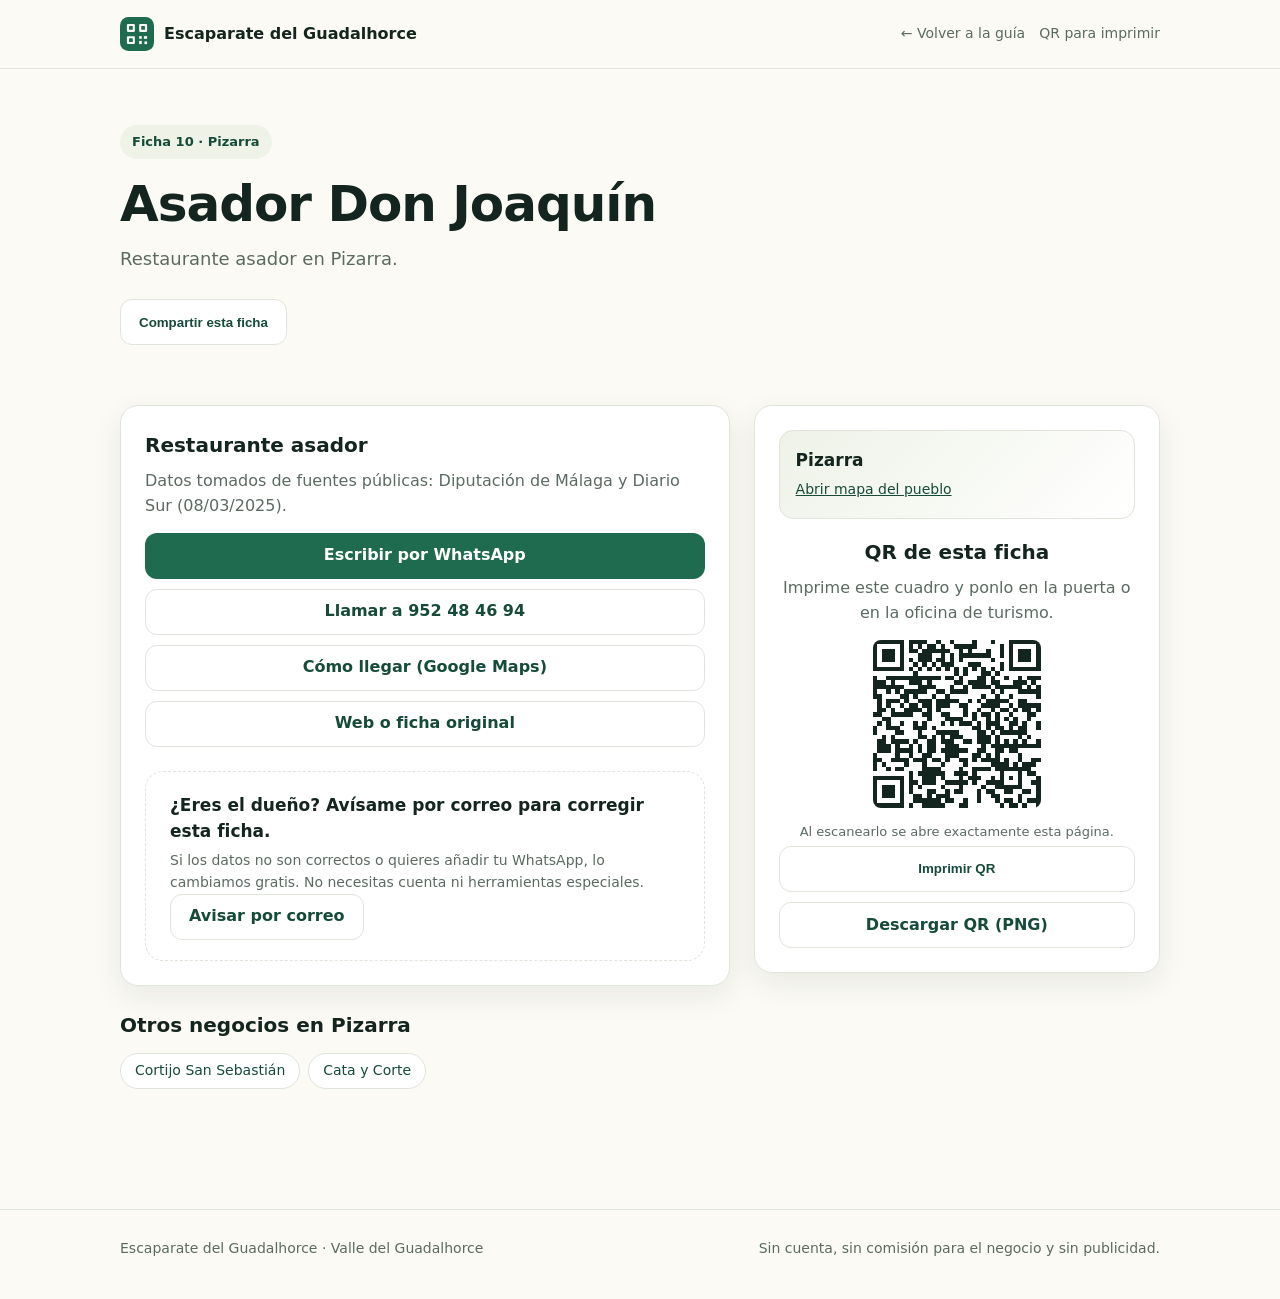
<file: fichas/asador-don-joaquin.html>
<!doctype html>
<html lang="es">
<head>
<meta charset="utf-8">
<meta name="viewport" content="width=device-width, initial-scale=1">
<title>Asador Don Joaquín · Restaurante asador en Pizarra</title>
<meta name="description" content="Restaurante asador en Pizarra. Ficha gratuita en Escaparate del Guadalhorce.">
<link rel="canonical" href="https://storbaz.github.io/escaparate-guadalhorce/fichas/asador-don-joaquin.html">
<meta name="robots" content="index,follow,max-image-preview:large">
<meta name="theme-color" content="#1f6b4f">
<meta property="og:type" content="website">
<meta property="og:locale" content="es_ES">
<meta property="og:site_name" content="Escaparate del Guadalhorce">
<meta property="og:title" content="Asador Don Joaquín · Restaurante asador en Pizarra">
<meta property="og:description" content="Restaurante asador en Pizarra. Ficha gratuita en Escaparate del Guadalhorce.">
<meta property="og:url" content="https://storbaz.github.io/escaparate-guadalhorce/fichas/asador-don-joaquin.html">
<meta property="og:image" content="https://storbaz.github.io/escaparate-guadalhorce/assets/og-image.svg">
<meta name="twitter:card" content="summary_large_image">
<meta name="twitter:title" content="Asador Don Joaquín · Restaurante asador en Pizarra">
<meta name="twitter:description" content="Restaurante asador en Pizarra. Ficha gratuita en Escaparate del Guadalhorce.">
<meta name="twitter:image" content="https://storbaz.github.io/escaparate-guadalhorce/assets/og-image.svg">
<link rel="icon" href="../assets/icon.svg" type="image/svg+xml">
<link rel="stylesheet" href="../assets/style.css?v=2">
<script type="application/ld+json">{"@context":"https://schema.org","@type":"LocalBusiness","name":"Asador Don Joaquín","description":"Restaurante asador en Pizarra.","telephone":"952 48 46 94","url":"https://www.asadordonjoaquin.es/","address":{"@type":"PostalAddress","addressLocality":"Pizarra","addressRegion":"Málaga","addressCountry":"ES"}}</script>
<script src="../assets/qrcode.min.js"></script>
<script src="../assets/app.js?v=2" defer></script>
</head>
<body>
<a class="skip" href="#contenido">Saltar al contenido</a>
<header class="site-header">
  <div class="wrap header-inner">
    <a class="brand" href="index.html" aria-label="Escaparate del Guadalhorce, inicio">
      <img src="../assets/icon.svg" alt="" width="34" height="34">
      <span>Escaparate del Guadalhorce</span>
    </a>
    <nav class="header-nav">
      <a class="back-link" href="index.html">← Volver a la guía</a>
      <a class="back-link" href="../qrs.html">QR para imprimir</a>
    </nav>
  </div>
</header>
<main id="contenido" class="ficha">
<section class="hero ficha">
  <div class="wrap">
    <span class="eyebrow">Ficha 10 · Pizarra</span>
    <h1>Asador Don Joaquín</h1>
    <p class="lede">Restaurante asador en Pizarra.</p>
    <div class="actions">
      <button class="button button-ghost" type="button" data-share>Compartir esta ficha</button>
    </div>
  </div>
</section>
<section class="wrap ficha-main">
  <div class="panel">
    <h2>Restaurante asador</h2>
    <p>Datos tomados de fuentes públicas: Diputación de Málaga y Diario Sur (08/03/2025).</p>
    <div class="actions">
      <a class="button button-primary button-block" href="https://wa.me/34952484694" target="_blank" rel="noopener">Escribir por WhatsApp</a>
      <a class="button button-ghost button-block" href="tel:952484694">Llamar a 952 48 46 94</a>
      <a class="button button-ghost button-block" href="https://www.google.com/maps/search/?api=1&amp;query=Asador%20Don%20Joaqu%C3%ADn%20Pizarra" target="_blank" rel="noopener">Cómo llegar (Google Maps)</a>
      <a class="button button-ghost button-block" href="https://www.asadordonjoaquin.es/" target="_blank" rel="noopener">Web o ficha original</a>
      
    </div>
    
    <div class="owner">
      <h2>¿Eres el dueño? Avísame por correo para corregir esta ficha.</h2>
      <p>Si los datos no son correctos o quieres añadir tu WhatsApp, lo cambiamos gratis. No necesitas cuenta ni herramientas especiales.</p>
      <a class="button button-ghost" href="mailto:donoforgetitagain@gmail.com?subject=Correcci%C3%B3n%20de%20ficha%3A%20Asador%20Don%20Joaqu%C3%ADn">Avisar por correo</a>
    </div>
  </div>
  <aside class="panel qr-panel">
    <div class="map-card">
      <span class="map-name">Pizarra</span>
      <a href="https://www.google.com/maps/search/?api=1&amp;query=Asador%20Don%20Joaqu%C3%ADn%20Pizarra" target="_blank" rel="noopener">Abrir mapa del pueblo</a>
    </div>
    <h2>QR de esta ficha</h2>
    <p>Imprime este cuadro y ponlo en la puerta o en la oficina de turismo.</p>
    <div class="qr-box" data-qr="https://storbaz.github.io/escaparate-guadalhorce/fichas/asador-don-joaquin.html" data-qr-name="asador-don-joaquin" aria-label="Código QR de Asador Don Joaquín"></div>
    <div class="qr-caption">Al escanearlo se abre exactamente esta página.</div>
    <div class="actions">
      <button class="button button-ghost button-block" type="button" data-print>Imprimir QR</button>
      <a class="button button-ghost button-block" data-download-link href="#" download="asador-don-joaquin.png">Descargar QR (PNG)</a>
    </div>
  </aside>
</section>
<section class="wrap related">
  <h2>Otros negocios en Pizarra</h2>
  <div class="chips"><a class="chip" href="fichas/cortijo-san-sebastian.html">Cortijo San Sebastián</a><a class="chip" href="fichas/cata-y-corte.html">Cata y Corte</a></div>
</section>
</main>
<footer class="site-footer">
  <div class="wrap footer-inner">
    <span>Escaparate del Guadalhorce · Valle del Guadalhorce</span>
    <span>Sin cuenta, sin comisión para el negocio y sin publicidad.</span>
  </div>
</footer>
</body>
</html>
</file>
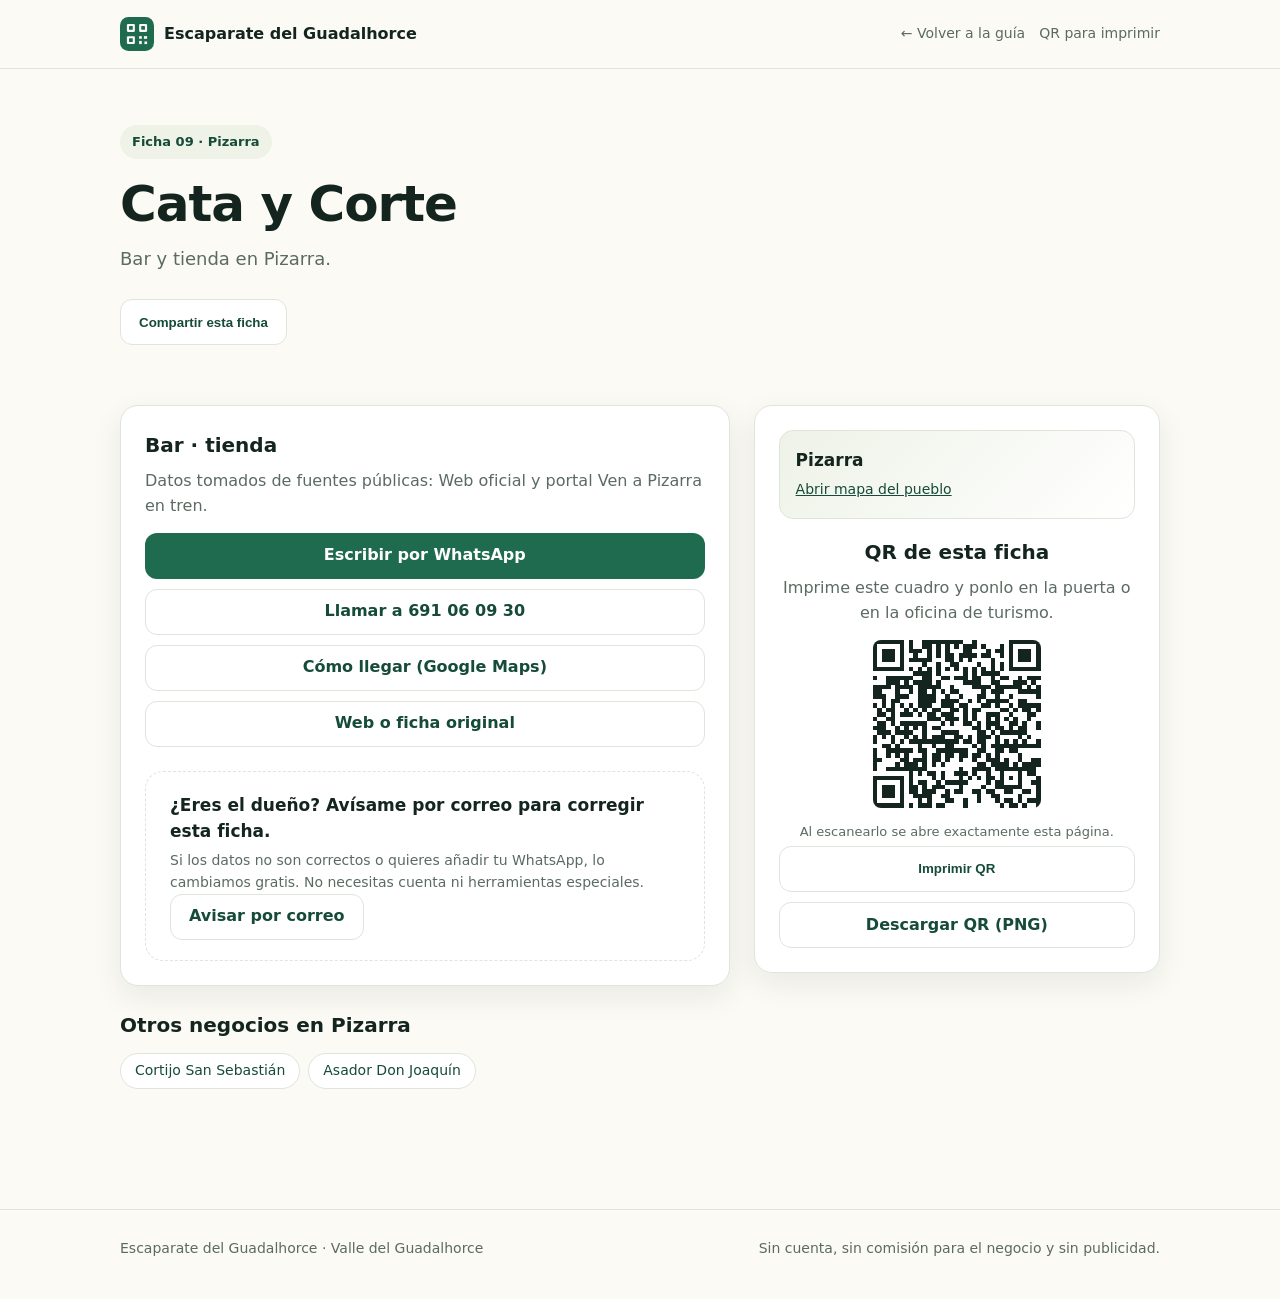
<file: fichas/cata-y-corte.html>
<!doctype html>
<html lang="es">
<head>
<meta charset="utf-8">
<meta name="viewport" content="width=device-width, initial-scale=1">
<title>Cata y Corte · Bar · tienda en Pizarra</title>
<meta name="description" content="Bar y tienda en Pizarra. Ficha gratuita en Escaparate del Guadalhorce.">
<link rel="canonical" href="https://storbaz.github.io/escaparate-guadalhorce/fichas/cata-y-corte.html">
<meta name="robots" content="index,follow,max-image-preview:large">
<meta name="theme-color" content="#1f6b4f">
<meta property="og:type" content="website">
<meta property="og:locale" content="es_ES">
<meta property="og:site_name" content="Escaparate del Guadalhorce">
<meta property="og:title" content="Cata y Corte · Bar · tienda en Pizarra">
<meta property="og:description" content="Bar y tienda en Pizarra. Ficha gratuita en Escaparate del Guadalhorce.">
<meta property="og:url" content="https://storbaz.github.io/escaparate-guadalhorce/fichas/cata-y-corte.html">
<meta property="og:image" content="https://storbaz.github.io/escaparate-guadalhorce/assets/og-image.svg">
<meta name="twitter:card" content="summary_large_image">
<meta name="twitter:title" content="Cata y Corte · Bar · tienda en Pizarra">
<meta name="twitter:description" content="Bar y tienda en Pizarra. Ficha gratuita en Escaparate del Guadalhorce.">
<meta name="twitter:image" content="https://storbaz.github.io/escaparate-guadalhorce/assets/og-image.svg">
<link rel="icon" href="../assets/icon.svg" type="image/svg+xml">
<link rel="stylesheet" href="../assets/style.css?v=2">
<script type="application/ld+json">{"@context":"https://schema.org","@type":"LocalBusiness","name":"Cata y Corte","description":"Bar y tienda en Pizarra.","telephone":"691 06 09 30","url":"https://cataycorte.com/","address":{"@type":"PostalAddress","addressLocality":"Pizarra","addressRegion":"Málaga","addressCountry":"ES"}}</script>
<script src="../assets/qrcode.min.js"></script>
<script src="../assets/app.js?v=2" defer></script>
</head>
<body>
<a class="skip" href="#contenido">Saltar al contenido</a>
<header class="site-header">
  <div class="wrap header-inner">
    <a class="brand" href="index.html" aria-label="Escaparate del Guadalhorce, inicio">
      <img src="../assets/icon.svg" alt="" width="34" height="34">
      <span>Escaparate del Guadalhorce</span>
    </a>
    <nav class="header-nav">
      <a class="back-link" href="index.html">← Volver a la guía</a>
      <a class="back-link" href="../qrs.html">QR para imprimir</a>
    </nav>
  </div>
</header>
<main id="contenido" class="ficha">
<section class="hero ficha">
  <div class="wrap">
    <span class="eyebrow">Ficha 09 · Pizarra</span>
    <h1>Cata y Corte</h1>
    <p class="lede">Bar y tienda en Pizarra.</p>
    <div class="actions">
      <button class="button button-ghost" type="button" data-share>Compartir esta ficha</button>
    </div>
  </div>
</section>
<section class="wrap ficha-main">
  <div class="panel">
    <h2>Bar · tienda</h2>
    <p>Datos tomados de fuentes públicas: Web oficial y portal Ven a Pizarra en tren.</p>
    <div class="actions">
      <a class="button button-primary button-block" href="https://wa.me/34691060930" target="_blank" rel="noopener">Escribir por WhatsApp</a>
      <a class="button button-ghost button-block" href="tel:691060930">Llamar a 691 06 09 30</a>
      <a class="button button-ghost button-block" href="https://www.google.com/maps/search/?api=1&amp;query=Cata%20y%20Corte%20Pizarra" target="_blank" rel="noopener">Cómo llegar (Google Maps)</a>
      <a class="button button-ghost button-block" href="https://cataycorte.com/" target="_blank" rel="noopener">Web o ficha original</a>
      
    </div>
    
    <div class="owner">
      <h2>¿Eres el dueño? Avísame por correo para corregir esta ficha.</h2>
      <p>Si los datos no son correctos o quieres añadir tu WhatsApp, lo cambiamos gratis. No necesitas cuenta ni herramientas especiales.</p>
      <a class="button button-ghost" href="mailto:donoforgetitagain@gmail.com?subject=Correcci%C3%B3n%20de%20ficha%3A%20Cata%20y%20Corte">Avisar por correo</a>
    </div>
  </div>
  <aside class="panel qr-panel">
    <div class="map-card">
      <span class="map-name">Pizarra</span>
      <a href="https://www.google.com/maps/search/?api=1&amp;query=Cata%20y%20Corte%20Pizarra" target="_blank" rel="noopener">Abrir mapa del pueblo</a>
    </div>
    <h2>QR de esta ficha</h2>
    <p>Imprime este cuadro y ponlo en la puerta o en la oficina de turismo.</p>
    <div class="qr-box" data-qr="https://storbaz.github.io/escaparate-guadalhorce/fichas/cata-y-corte.html" data-qr-name="cata-y-corte" aria-label="Código QR de Cata y Corte"></div>
    <div class="qr-caption">Al escanearlo se abre exactamente esta página.</div>
    <div class="actions">
      <button class="button button-ghost button-block" type="button" data-print>Imprimir QR</button>
      <a class="button button-ghost button-block" data-download-link href="#" download="cata-y-corte.png">Descargar QR (PNG)</a>
    </div>
  </aside>
</section>
<section class="wrap related">
  <h2>Otros negocios en Pizarra</h2>
  <div class="chips"><a class="chip" href="fichas/cortijo-san-sebastian.html">Cortijo San Sebastián</a><a class="chip" href="fichas/asador-don-joaquin.html">Asador Don Joaquín</a></div>
</section>
</main>
<footer class="site-footer">
  <div class="wrap footer-inner">
    <span>Escaparate del Guadalhorce · Valle del Guadalhorce</span>
    <span>Sin cuenta, sin comisión para el negocio y sin publicidad.</span>
  </div>
</footer>
</body>
</html>
</file>
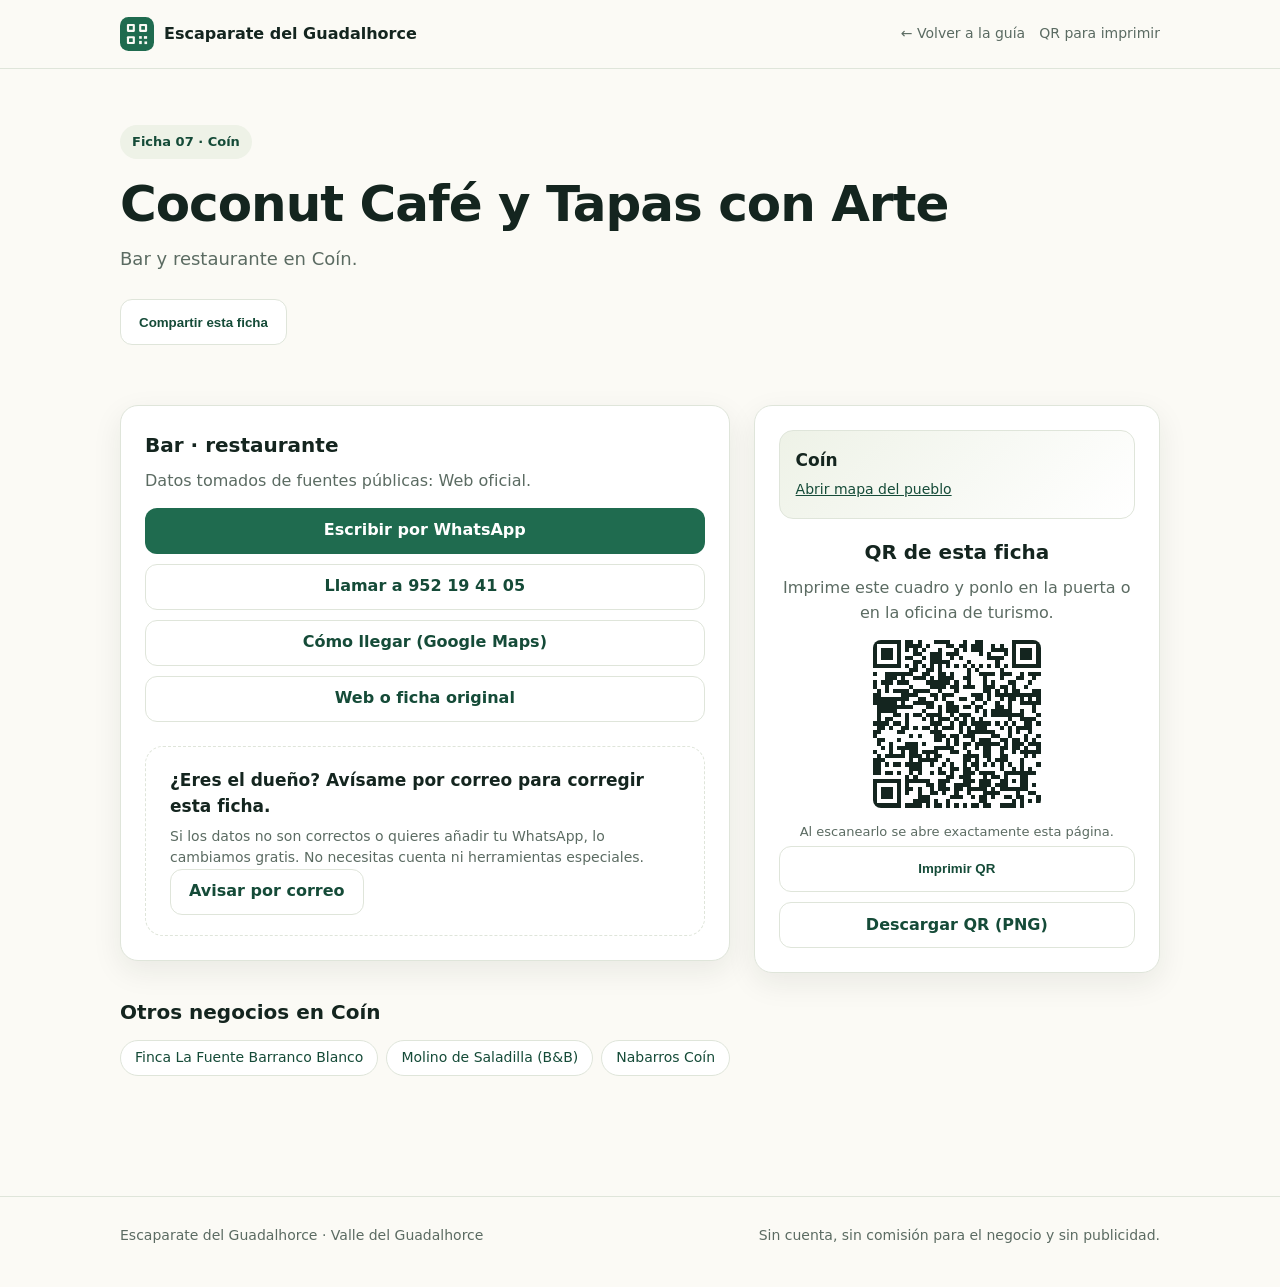
<file: fichas/coconut-cafe-tapas-con-arte.html>
<!doctype html>
<html lang="es">
<head>
<meta charset="utf-8">
<meta name="viewport" content="width=device-width, initial-scale=1">
<title>Coconut Café y Tapas con Arte · Bar · restaurante en Coín</title>
<meta name="description" content="Bar y restaurante en Coín. Ficha gratuita en Escaparate del Guadalhorce.">
<link rel="canonical" href="https://storbaz.github.io/escaparate-guadalhorce/fichas/coconut-cafe-tapas-con-arte.html">
<meta name="robots" content="index,follow,max-image-preview:large">
<meta name="theme-color" content="#1f6b4f">
<meta property="og:type" content="website">
<meta property="og:locale" content="es_ES">
<meta property="og:site_name" content="Escaparate del Guadalhorce">
<meta property="og:title" content="Coconut Café y Tapas con Arte · Bar · restaurante en Coín">
<meta property="og:description" content="Bar y restaurante en Coín. Ficha gratuita en Escaparate del Guadalhorce.">
<meta property="og:url" content="https://storbaz.github.io/escaparate-guadalhorce/fichas/coconut-cafe-tapas-con-arte.html">
<meta property="og:image" content="https://storbaz.github.io/escaparate-guadalhorce/assets/og-image.svg">
<meta name="twitter:card" content="summary_large_image">
<meta name="twitter:title" content="Coconut Café y Tapas con Arte · Bar · restaurante en Coín">
<meta name="twitter:description" content="Bar y restaurante en Coín. Ficha gratuita en Escaparate del Guadalhorce.">
<meta name="twitter:image" content="https://storbaz.github.io/escaparate-guadalhorce/assets/og-image.svg">
<link rel="icon" href="../assets/icon.svg" type="image/svg+xml">
<link rel="stylesheet" href="../assets/style.css?v=2">
<script type="application/ld+json">{"@context":"https://schema.org","@type":"LocalBusiness","name":"Coconut Café y Tapas con Arte","description":"Bar y restaurante en Coín.","telephone":"952 19 41 05","url":"https://www.coconuttapas.es/","address":{"@type":"PostalAddress","addressLocality":"Coín","addressRegion":"Málaga","addressCountry":"ES"}}</script>
<script src="../assets/qrcode.min.js"></script>
<script src="../assets/app.js?v=2" defer></script>
</head>
<body>
<a class="skip" href="#contenido">Saltar al contenido</a>
<header class="site-header">
  <div class="wrap header-inner">
    <a class="brand" href="index.html" aria-label="Escaparate del Guadalhorce, inicio">
      <img src="../assets/icon.svg" alt="" width="34" height="34">
      <span>Escaparate del Guadalhorce</span>
    </a>
    <nav class="header-nav">
      <a class="back-link" href="index.html">← Volver a la guía</a>
      <a class="back-link" href="../qrs.html">QR para imprimir</a>
    </nav>
  </div>
</header>
<main id="contenido" class="ficha">
<section class="hero ficha">
  <div class="wrap">
    <span class="eyebrow">Ficha 07 · Coín</span>
    <h1>Coconut Café y Tapas con Arte</h1>
    <p class="lede">Bar y restaurante en Coín.</p>
    <div class="actions">
      <button class="button button-ghost" type="button" data-share>Compartir esta ficha</button>
    </div>
  </div>
</section>
<section class="wrap ficha-main">
  <div class="panel">
    <h2>Bar · restaurante</h2>
    <p>Datos tomados de fuentes públicas: Web oficial.</p>
    <div class="actions">
      <a class="button button-primary button-block" href="https://wa.me/34952194105" target="_blank" rel="noopener">Escribir por WhatsApp</a>
      <a class="button button-ghost button-block" href="tel:952194105">Llamar a 952 19 41 05</a>
      <a class="button button-ghost button-block" href="https://www.google.com/maps/search/?api=1&amp;query=Coconut%20Caf%C3%A9%20y%20Tapas%20con%20Arte%20Co%C3%ADn" target="_blank" rel="noopener">Cómo llegar (Google Maps)</a>
      <a class="button button-ghost button-block" href="https://www.coconuttapas.es/" target="_blank" rel="noopener">Web o ficha original</a>
      
    </div>
    
    <div class="owner">
      <h2>¿Eres el dueño? Avísame por correo para corregir esta ficha.</h2>
      <p>Si los datos no son correctos o quieres añadir tu WhatsApp, lo cambiamos gratis. No necesitas cuenta ni herramientas especiales.</p>
      <a class="button button-ghost" href="mailto:donoforgetitagain@gmail.com?subject=Correcci%C3%B3n%20de%20ficha%3A%20Coconut%20Caf%C3%A9%20y%20Tapas%20con%20Arte">Avisar por correo</a>
    </div>
  </div>
  <aside class="panel qr-panel">
    <div class="map-card">
      <span class="map-name">Coín</span>
      <a href="https://www.google.com/maps/search/?api=1&amp;query=Coconut%20Caf%C3%A9%20y%20Tapas%20con%20Arte%20Co%C3%ADn" target="_blank" rel="noopener">Abrir mapa del pueblo</a>
    </div>
    <h2>QR de esta ficha</h2>
    <p>Imprime este cuadro y ponlo en la puerta o en la oficina de turismo.</p>
    <div class="qr-box" data-qr="https://storbaz.github.io/escaparate-guadalhorce/fichas/coconut-cafe-tapas-con-arte.html" data-qr-name="coconut-cafe-tapas-con-arte" aria-label="Código QR de Coconut Café y Tapas con Arte"></div>
    <div class="qr-caption">Al escanearlo se abre exactamente esta página.</div>
    <div class="actions">
      <button class="button button-ghost button-block" type="button" data-print>Imprimir QR</button>
      <a class="button button-ghost button-block" data-download-link href="#" download="coconut-cafe-tapas-con-arte.png">Descargar QR (PNG)</a>
    </div>
  </aside>
</section>
<section class="wrap related">
  <h2>Otros negocios en Coín</h2>
  <div class="chips"><a class="chip" href="fichas/finca-la-fuente-barranco-blanco.html">Finca La Fuente Barranco Blanco</a><a class="chip" href="fichas/molino-de-saladilla.html">Molino de Saladilla (B&amp;B)</a><a class="chip" href="fichas/nabarros-coin.html">Nabarros Coín</a></div>
</section>
</main>
<footer class="site-footer">
  <div class="wrap footer-inner">
    <span>Escaparate del Guadalhorce · Valle del Guadalhorce</span>
    <span>Sin cuenta, sin comisión para el negocio y sin publicidad.</span>
  </div>
</footer>
</body>
</html>
</file>
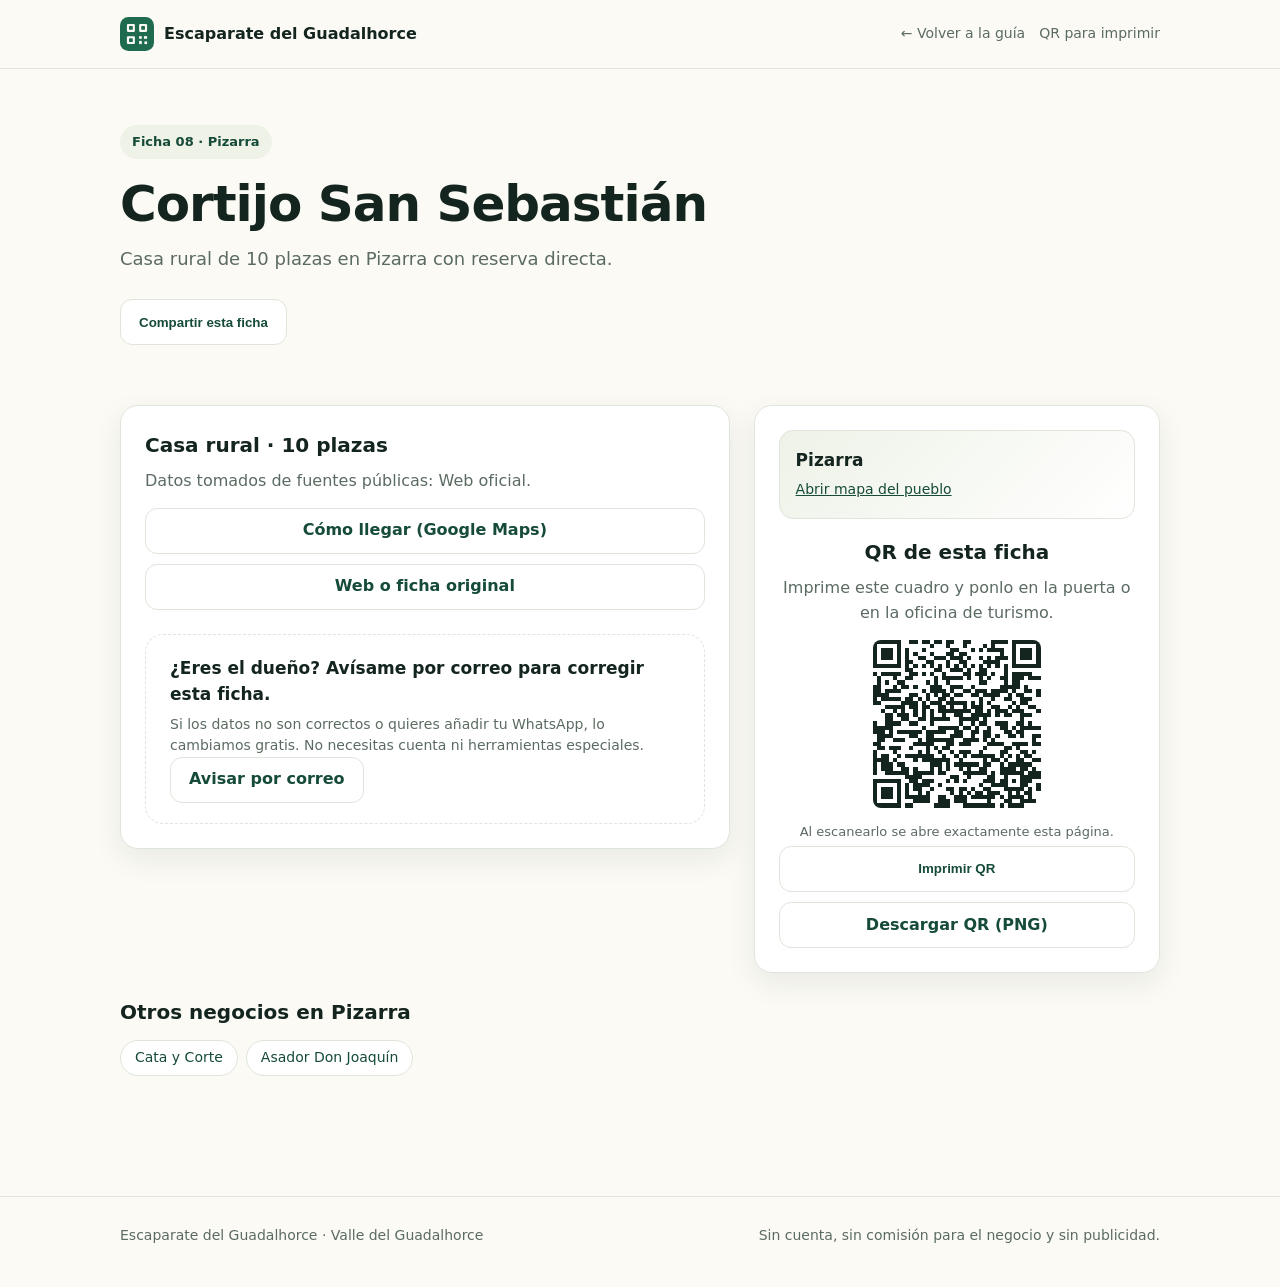
<file: fichas/cortijo-san-sebastian.html>
<!doctype html>
<html lang="es">
<head>
<meta charset="utf-8">
<meta name="viewport" content="width=device-width, initial-scale=1">
<title>Cortijo San Sebastián · Casa rural · 10 plazas en Pizarra</title>
<meta name="description" content="Casa rural de 10 plazas en Pizarra con reserva directa. Ficha gratuita en Escaparate del Guadalhorce.">
<link rel="canonical" href="https://storbaz.github.io/escaparate-guadalhorce/fichas/cortijo-san-sebastian.html">
<meta name="robots" content="index,follow,max-image-preview:large">
<meta name="theme-color" content="#1f6b4f">
<meta property="og:type" content="website">
<meta property="og:locale" content="es_ES">
<meta property="og:site_name" content="Escaparate del Guadalhorce">
<meta property="og:title" content="Cortijo San Sebastián · Casa rural · 10 plazas en Pizarra">
<meta property="og:description" content="Casa rural de 10 plazas en Pizarra con reserva directa. Ficha gratuita en Escaparate del Guadalhorce.">
<meta property="og:url" content="https://storbaz.github.io/escaparate-guadalhorce/fichas/cortijo-san-sebastian.html">
<meta property="og:image" content="https://storbaz.github.io/escaparate-guadalhorce/assets/og-image.svg">
<meta name="twitter:card" content="summary_large_image">
<meta name="twitter:title" content="Cortijo San Sebastián · Casa rural · 10 plazas en Pizarra">
<meta name="twitter:description" content="Casa rural de 10 plazas en Pizarra con reserva directa. Ficha gratuita en Escaparate del Guadalhorce.">
<meta name="twitter:image" content="https://storbaz.github.io/escaparate-guadalhorce/assets/og-image.svg">
<link rel="icon" href="../assets/icon.svg" type="image/svg+xml">
<link rel="stylesheet" href="../assets/style.css?v=2">
<script type="application/ld+json">{"@context":"https://schema.org","@type":"LocalBusiness","name":"Cortijo San Sebastián","description":"Casa rural de 10 plazas en Pizarra con reserva directa.","url":"https://casaruralsansebastian.es/","address":{"@type":"PostalAddress","addressLocality":"Pizarra","addressRegion":"Málaga","addressCountry":"ES"}}</script>
<script src="../assets/qrcode.min.js"></script>
<script src="../assets/app.js?v=2" defer></script>
</head>
<body>
<a class="skip" href="#contenido">Saltar al contenido</a>
<header class="site-header">
  <div class="wrap header-inner">
    <a class="brand" href="index.html" aria-label="Escaparate del Guadalhorce, inicio">
      <img src="../assets/icon.svg" alt="" width="34" height="34">
      <span>Escaparate del Guadalhorce</span>
    </a>
    <nav class="header-nav">
      <a class="back-link" href="index.html">← Volver a la guía</a>
      <a class="back-link" href="../qrs.html">QR para imprimir</a>
    </nav>
  </div>
</header>
<main id="contenido" class="ficha">
<section class="hero ficha">
  <div class="wrap">
    <span class="eyebrow">Ficha 08 · Pizarra</span>
    <h1>Cortijo San Sebastián</h1>
    <p class="lede">Casa rural de 10 plazas en Pizarra con reserva directa.</p>
    <div class="actions">
      <button class="button button-ghost" type="button" data-share>Compartir esta ficha</button>
    </div>
  </div>
</section>
<section class="wrap ficha-main">
  <div class="panel">
    <h2>Casa rural · 10 plazas</h2>
    <p>Datos tomados de fuentes públicas: Web oficial.</p>
    <div class="actions">
      
      
      <a class="button button-ghost button-block" href="https://www.google.com/maps/search/?api=1&amp;query=Cortijo%20San%20Sebasti%C3%A1n%20Pizarra" target="_blank" rel="noopener">Cómo llegar (Google Maps)</a>
      <a class="button button-ghost button-block" href="https://casaruralsansebastian.es/" target="_blank" rel="noopener">Web o ficha original</a>
      
    </div>
    
    <div class="owner">
      <h2>¿Eres el dueño? Avísame por correo para corregir esta ficha.</h2>
      <p>Si los datos no son correctos o quieres añadir tu WhatsApp, lo cambiamos gratis. No necesitas cuenta ni herramientas especiales.</p>
      <a class="button button-ghost" href="mailto:donoforgetitagain@gmail.com?subject=Correcci%C3%B3n%20de%20ficha%3A%20Cortijo%20San%20Sebasti%C3%A1n">Avisar por correo</a>
    </div>
  </div>
  <aside class="panel qr-panel">
    <div class="map-card">
      <span class="map-name">Pizarra</span>
      <a href="https://www.google.com/maps/search/?api=1&amp;query=Cortijo%20San%20Sebasti%C3%A1n%20Pizarra" target="_blank" rel="noopener">Abrir mapa del pueblo</a>
    </div>
    <h2>QR de esta ficha</h2>
    <p>Imprime este cuadro y ponlo en la puerta o en la oficina de turismo.</p>
    <div class="qr-box" data-qr="https://storbaz.github.io/escaparate-guadalhorce/fichas/cortijo-san-sebastian.html" data-qr-name="cortijo-san-sebastian" aria-label="Código QR de Cortijo San Sebastián"></div>
    <div class="qr-caption">Al escanearlo se abre exactamente esta página.</div>
    <div class="actions">
      <button class="button button-ghost button-block" type="button" data-print>Imprimir QR</button>
      <a class="button button-ghost button-block" data-download-link href="#" download="cortijo-san-sebastian.png">Descargar QR (PNG)</a>
    </div>
  </aside>
</section>
<section class="wrap related">
  <h2>Otros negocios en Pizarra</h2>
  <div class="chips"><a class="chip" href="fichas/cata-y-corte.html">Cata y Corte</a><a class="chip" href="fichas/asador-don-joaquin.html">Asador Don Joaquín</a></div>
</section>
</main>
<footer class="site-footer">
  <div class="wrap footer-inner">
    <span>Escaparate del Guadalhorce · Valle del Guadalhorce</span>
    <span>Sin cuenta, sin comisión para el negocio y sin publicidad.</span>
  </div>
</footer>
</body>
</html>
</file>
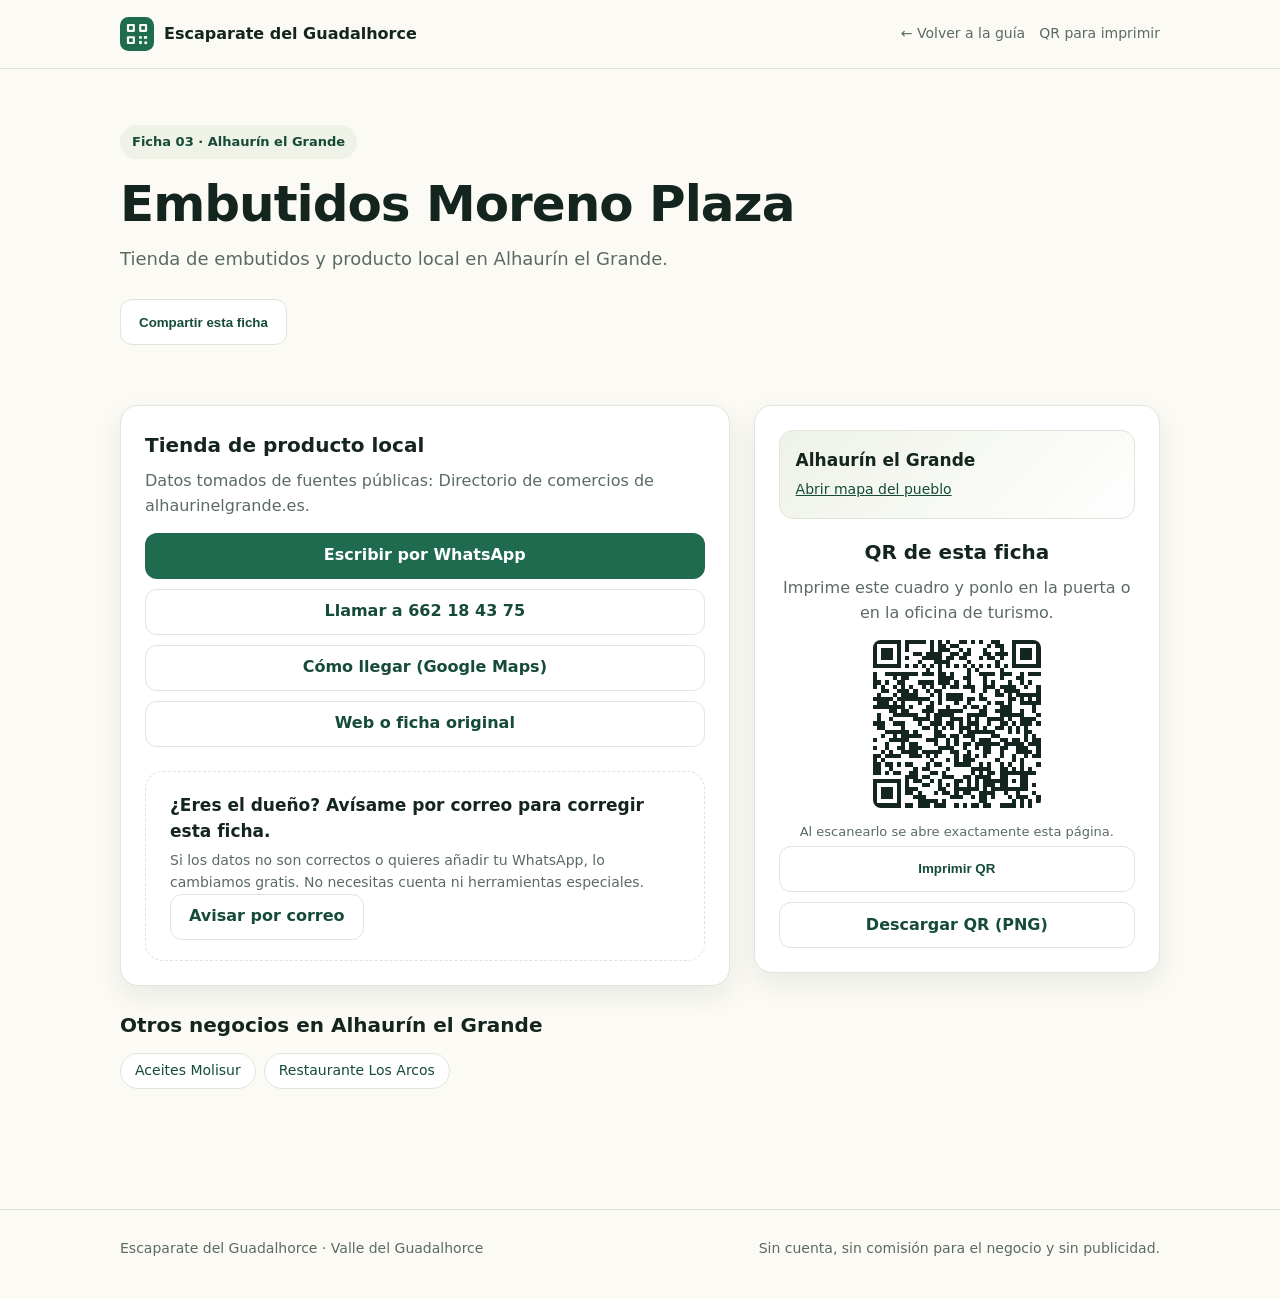
<file: fichas/embutidos-moreno-plaza.html>
<!doctype html>
<html lang="es">
<head>
<meta charset="utf-8">
<meta name="viewport" content="width=device-width, initial-scale=1">
<title>Embutidos Moreno Plaza · Tienda de producto local en Alhaurín el Grande</title>
<meta name="description" content="Tienda de embutidos y producto local en Alhaurín el Grande. Ficha gratuita en Escaparate del Guadalhorce.">
<link rel="canonical" href="https://storbaz.github.io/escaparate-guadalhorce/fichas/embutidos-moreno-plaza.html">
<meta name="robots" content="index,follow,max-image-preview:large">
<meta name="theme-color" content="#1f6b4f">
<meta property="og:type" content="website">
<meta property="og:locale" content="es_ES">
<meta property="og:site_name" content="Escaparate del Guadalhorce">
<meta property="og:title" content="Embutidos Moreno Plaza · Tienda de producto local en Alhaurín el Grande">
<meta property="og:description" content="Tienda de embutidos y producto local en Alhaurín el Grande. Ficha gratuita en Escaparate del Guadalhorce.">
<meta property="og:url" content="https://storbaz.github.io/escaparate-guadalhorce/fichas/embutidos-moreno-plaza.html">
<meta property="og:image" content="https://storbaz.github.io/escaparate-guadalhorce/assets/og-image.svg">
<meta name="twitter:card" content="summary_large_image">
<meta name="twitter:title" content="Embutidos Moreno Plaza · Tienda de producto local en Alhaurín el Grande">
<meta name="twitter:description" content="Tienda de embutidos y producto local en Alhaurín el Grande. Ficha gratuita en Escaparate del Guadalhorce.">
<meta name="twitter:image" content="https://storbaz.github.io/escaparate-guadalhorce/assets/og-image.svg">
<link rel="icon" href="../assets/icon.svg" type="image/svg+xml">
<link rel="stylesheet" href="../assets/style.css?v=2">
<script type="application/ld+json">{"@context":"https://schema.org","@type":"LocalBusiness","name":"Embutidos Moreno Plaza","description":"Tienda de embutidos y producto local en Alhaurín el Grande.","telephone":"662 18 43 75","url":"https://www.morenoplaza.es/","address":{"@type":"PostalAddress","addressLocality":"Alhaurín el Grande","addressRegion":"Málaga","addressCountry":"ES"}}</script>
<script src="../assets/qrcode.min.js"></script>
<script src="../assets/app.js?v=2" defer></script>
</head>
<body>
<a class="skip" href="#contenido">Saltar al contenido</a>
<header class="site-header">
  <div class="wrap header-inner">
    <a class="brand" href="index.html" aria-label="Escaparate del Guadalhorce, inicio">
      <img src="../assets/icon.svg" alt="" width="34" height="34">
      <span>Escaparate del Guadalhorce</span>
    </a>
    <nav class="header-nav">
      <a class="back-link" href="index.html">← Volver a la guía</a>
      <a class="back-link" href="../qrs.html">QR para imprimir</a>
    </nav>
  </div>
</header>
<main id="contenido" class="ficha">
<section class="hero ficha">
  <div class="wrap">
    <span class="eyebrow">Ficha 03 · Alhaurín el Grande</span>
    <h1>Embutidos Moreno Plaza</h1>
    <p class="lede">Tienda de embutidos y producto local en Alhaurín el Grande.</p>
    <div class="actions">
      <button class="button button-ghost" type="button" data-share>Compartir esta ficha</button>
    </div>
  </div>
</section>
<section class="wrap ficha-main">
  <div class="panel">
    <h2>Tienda de producto local</h2>
    <p>Datos tomados de fuentes públicas: Directorio de comercios de alhaurinelgrande.es.</p>
    <div class="actions">
      <a class="button button-primary button-block" href="https://wa.me/34662184375" target="_blank" rel="noopener">Escribir por WhatsApp</a>
      <a class="button button-ghost button-block" href="tel:662184375">Llamar a 662 18 43 75</a>
      <a class="button button-ghost button-block" href="https://www.google.com/maps/search/?api=1&amp;query=Embutidos%20Moreno%20Plaza%20Alhaur%C3%ADn%20el%20Grande" target="_blank" rel="noopener">Cómo llegar (Google Maps)</a>
      <a class="button button-ghost button-block" href="https://www.morenoplaza.es/" target="_blank" rel="noopener">Web o ficha original</a>
      
    </div>
    
    <div class="owner">
      <h2>¿Eres el dueño? Avísame por correo para corregir esta ficha.</h2>
      <p>Si los datos no son correctos o quieres añadir tu WhatsApp, lo cambiamos gratis. No necesitas cuenta ni herramientas especiales.</p>
      <a class="button button-ghost" href="mailto:donoforgetitagain@gmail.com?subject=Correcci%C3%B3n%20de%20ficha%3A%20Embutidos%20Moreno%20Plaza">Avisar por correo</a>
    </div>
  </div>
  <aside class="panel qr-panel">
    <div class="map-card">
      <span class="map-name">Alhaurín el Grande</span>
      <a href="https://www.google.com/maps/search/?api=1&amp;query=Embutidos%20Moreno%20Plaza%20Alhaur%C3%ADn%20el%20Grande" target="_blank" rel="noopener">Abrir mapa del pueblo</a>
    </div>
    <h2>QR de esta ficha</h2>
    <p>Imprime este cuadro y ponlo en la puerta o en la oficina de turismo.</p>
    <div class="qr-box" data-qr="https://storbaz.github.io/escaparate-guadalhorce/fichas/embutidos-moreno-plaza.html" data-qr-name="embutidos-moreno-plaza" aria-label="Código QR de Embutidos Moreno Plaza"></div>
    <div class="qr-caption">Al escanearlo se abre exactamente esta página.</div>
    <div class="actions">
      <button class="button button-ghost button-block" type="button" data-print>Imprimir QR</button>
      <a class="button button-ghost button-block" data-download-link href="#" download="embutidos-moreno-plaza.png">Descargar QR (PNG)</a>
    </div>
  </aside>
</section>
<section class="wrap related">
  <h2>Otros negocios en Alhaurín el Grande</h2>
  <div class="chips"><a class="chip" href="fichas/aceites-molisur.html">Aceites Molisur</a><a class="chip" href="fichas/restaurante-los-arcos.html">Restaurante Los Arcos</a></div>
</section>
</main>
<footer class="site-footer">
  <div class="wrap footer-inner">
    <span>Escaparate del Guadalhorce · Valle del Guadalhorce</span>
    <span>Sin cuenta, sin comisión para el negocio y sin publicidad.</span>
  </div>
</footer>
</body>
</html>
</file>
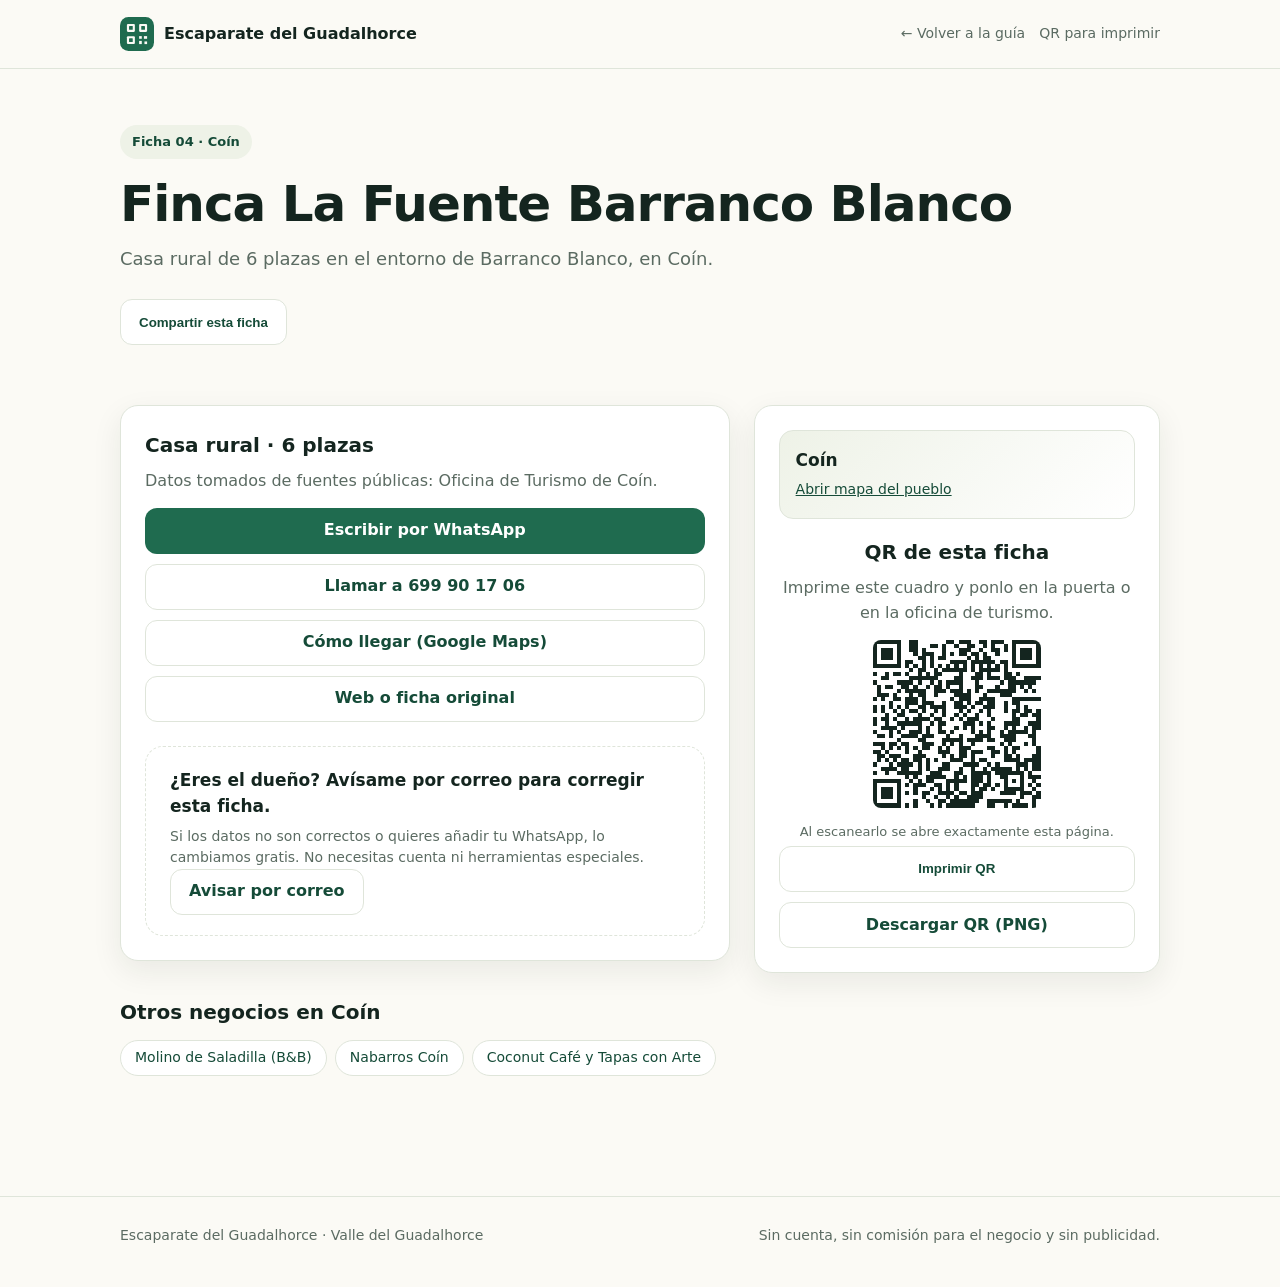
<file: fichas/finca-la-fuente-barranco-blanco.html>
<!doctype html>
<html lang="es">
<head>
<meta charset="utf-8">
<meta name="viewport" content="width=device-width, initial-scale=1">
<title>Finca La Fuente Barranco Blanco · Casa rural · 6 plazas en Coín</title>
<meta name="description" content="Casa rural de 6 plazas en el entorno de Barranco Blanco, en Coín. Ficha gratuita en Escaparate del Guadalhorce.">
<link rel="canonical" href="https://storbaz.github.io/escaparate-guadalhorce/fichas/finca-la-fuente-barranco-blanco.html">
<meta name="robots" content="index,follow,max-image-preview:large">
<meta name="theme-color" content="#1f6b4f">
<meta property="og:type" content="website">
<meta property="og:locale" content="es_ES">
<meta property="og:site_name" content="Escaparate del Guadalhorce">
<meta property="og:title" content="Finca La Fuente Barranco Blanco · Casa rural · 6 plazas en Coín">
<meta property="og:description" content="Casa rural de 6 plazas en el entorno de Barranco Blanco, en Coín. Ficha gratuita en Escaparate del Guadalhorce.">
<meta property="og:url" content="https://storbaz.github.io/escaparate-guadalhorce/fichas/finca-la-fuente-barranco-blanco.html">
<meta property="og:image" content="https://storbaz.github.io/escaparate-guadalhorce/assets/og-image.svg">
<meta name="twitter:card" content="summary_large_image">
<meta name="twitter:title" content="Finca La Fuente Barranco Blanco · Casa rural · 6 plazas en Coín">
<meta name="twitter:description" content="Casa rural de 6 plazas en el entorno de Barranco Blanco, en Coín. Ficha gratuita en Escaparate del Guadalhorce.">
<meta name="twitter:image" content="https://storbaz.github.io/escaparate-guadalhorce/assets/og-image.svg">
<link rel="icon" href="../assets/icon.svg" type="image/svg+xml">
<link rel="stylesheet" href="../assets/style.css?v=2">
<script type="application/ld+json">{"@context":"https://schema.org","@type":"LocalBusiness","name":"Finca La Fuente Barranco Blanco","description":"Casa rural de 6 plazas en el entorno de Barranco Blanco, en Coín.","telephone":"699 90 17 06","url":"https://turismocoin.es/lugares/entorno-rural/finca-la-fuente-barranco-blanco-6-plazas","address":{"@type":"PostalAddress","addressLocality":"Coín","addressRegion":"Málaga","addressCountry":"ES"}}</script>
<script src="../assets/qrcode.min.js"></script>
<script src="../assets/app.js?v=2" defer></script>
</head>
<body>
<a class="skip" href="#contenido">Saltar al contenido</a>
<header class="site-header">
  <div class="wrap header-inner">
    <a class="brand" href="index.html" aria-label="Escaparate del Guadalhorce, inicio">
      <img src="../assets/icon.svg" alt="" width="34" height="34">
      <span>Escaparate del Guadalhorce</span>
    </a>
    <nav class="header-nav">
      <a class="back-link" href="index.html">← Volver a la guía</a>
      <a class="back-link" href="../qrs.html">QR para imprimir</a>
    </nav>
  </div>
</header>
<main id="contenido" class="ficha">
<section class="hero ficha">
  <div class="wrap">
    <span class="eyebrow">Ficha 04 · Coín</span>
    <h1>Finca La Fuente Barranco Blanco</h1>
    <p class="lede">Casa rural de 6 plazas en el entorno de Barranco Blanco, en Coín.</p>
    <div class="actions">
      <button class="button button-ghost" type="button" data-share>Compartir esta ficha</button>
    </div>
  </div>
</section>
<section class="wrap ficha-main">
  <div class="panel">
    <h2>Casa rural · 6 plazas</h2>
    <p>Datos tomados de fuentes públicas: Oficina de Turismo de Coín.</p>
    <div class="actions">
      <a class="button button-primary button-block" href="https://wa.me/34699901706" target="_blank" rel="noopener">Escribir por WhatsApp</a>
      <a class="button button-ghost button-block" href="tel:699901706">Llamar a 699 90 17 06</a>
      <a class="button button-ghost button-block" href="https://www.google.com/maps/search/?api=1&amp;query=Finca%20La%20Fuente%20Barranco%20Blanco%20Co%C3%ADn" target="_blank" rel="noopener">Cómo llegar (Google Maps)</a>
      <a class="button button-ghost button-block" href="https://turismocoin.es/lugares/entorno-rural/finca-la-fuente-barranco-blanco-6-plazas" target="_blank" rel="noopener">Web o ficha original</a>
      
    </div>
    
    <div class="owner">
      <h2>¿Eres el dueño? Avísame por correo para corregir esta ficha.</h2>
      <p>Si los datos no son correctos o quieres añadir tu WhatsApp, lo cambiamos gratis. No necesitas cuenta ni herramientas especiales.</p>
      <a class="button button-ghost" href="mailto:donoforgetitagain@gmail.com?subject=Correcci%C3%B3n%20de%20ficha%3A%20Finca%20La%20Fuente%20Barranco%20Blanco">Avisar por correo</a>
    </div>
  </div>
  <aside class="panel qr-panel">
    <div class="map-card">
      <span class="map-name">Coín</span>
      <a href="https://www.google.com/maps/search/?api=1&amp;query=Finca%20La%20Fuente%20Barranco%20Blanco%20Co%C3%ADn" target="_blank" rel="noopener">Abrir mapa del pueblo</a>
    </div>
    <h2>QR de esta ficha</h2>
    <p>Imprime este cuadro y ponlo en la puerta o en la oficina de turismo.</p>
    <div class="qr-box" data-qr="https://storbaz.github.io/escaparate-guadalhorce/fichas/finca-la-fuente-barranco-blanco.html" data-qr-name="finca-la-fuente-barranco-blanco" aria-label="Código QR de Finca La Fuente Barranco Blanco"></div>
    <div class="qr-caption">Al escanearlo se abre exactamente esta página.</div>
    <div class="actions">
      <button class="button button-ghost button-block" type="button" data-print>Imprimir QR</button>
      <a class="button button-ghost button-block" data-download-link href="#" download="finca-la-fuente-barranco-blanco.png">Descargar QR (PNG)</a>
    </div>
  </aside>
</section>
<section class="wrap related">
  <h2>Otros negocios en Coín</h2>
  <div class="chips"><a class="chip" href="fichas/molino-de-saladilla.html">Molino de Saladilla (B&amp;B)</a><a class="chip" href="fichas/nabarros-coin.html">Nabarros Coín</a><a class="chip" href="fichas/coconut-cafe-tapas-con-arte.html">Coconut Café y Tapas con Arte</a></div>
</section>
</main>
<footer class="site-footer">
  <div class="wrap footer-inner">
    <span>Escaparate del Guadalhorce · Valle del Guadalhorce</span>
    <span>Sin cuenta, sin comisión para el negocio y sin publicidad.</span>
  </div>
</footer>
</body>
</html>
</file>
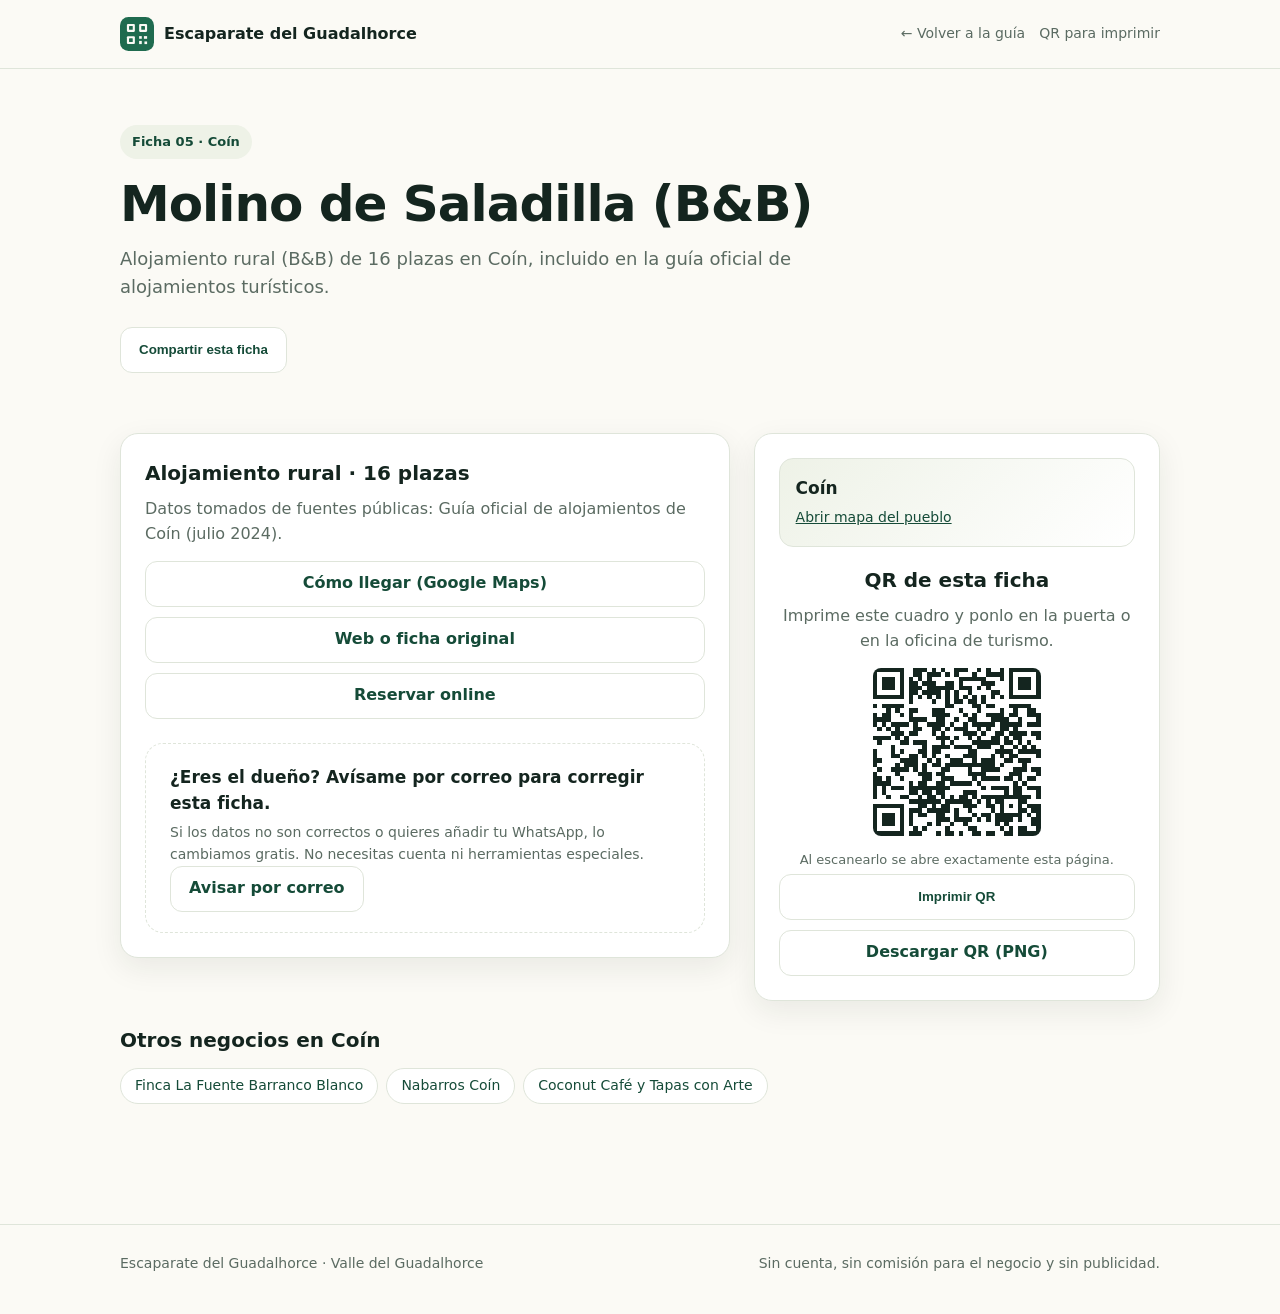
<file: fichas/molino-de-saladilla.html>
<!doctype html>
<html lang="es">
<head>
<meta charset="utf-8">
<meta name="viewport" content="width=device-width, initial-scale=1">
<title>Molino de Saladilla (B&amp;B) · Alojamiento rural · 16 plazas en Coín</title>
<meta name="description" content="Alojamiento rural (B&amp;B) de 16 plazas en Coín, incluido en la guía oficial de alojamientos turísticos. Ficha gratuita en Escaparate del Guadalhorce.">
<link rel="canonical" href="https://storbaz.github.io/escaparate-guadalhorce/fichas/molino-de-saladilla.html">
<meta name="robots" content="index,follow,max-image-preview:large">
<meta name="theme-color" content="#1f6b4f">
<meta property="og:type" content="website">
<meta property="og:locale" content="es_ES">
<meta property="og:site_name" content="Escaparate del Guadalhorce">
<meta property="og:title" content="Molino de Saladilla (B&amp;B) · Alojamiento rural · 16 plazas en Coín">
<meta property="og:description" content="Alojamiento rural (B&amp;B) de 16 plazas en Coín, incluido en la guía oficial de alojamientos turísticos. Ficha gratuita en Escaparate del Guadalhorce.">
<meta property="og:url" content="https://storbaz.github.io/escaparate-guadalhorce/fichas/molino-de-saladilla.html">
<meta property="og:image" content="https://storbaz.github.io/escaparate-guadalhorce/assets/og-image.svg">
<meta name="twitter:card" content="summary_large_image">
<meta name="twitter:title" content="Molino de Saladilla (B&amp;B) · Alojamiento rural · 16 plazas en Coín">
<meta name="twitter:description" content="Alojamiento rural (B&amp;B) de 16 plazas en Coín, incluido en la guía oficial de alojamientos turísticos. Ficha gratuita en Escaparate del Guadalhorce.">
<meta name="twitter:image" content="https://storbaz.github.io/escaparate-guadalhorce/assets/og-image.svg">
<link rel="icon" href="../assets/icon.svg" type="image/svg+xml">
<link rel="stylesheet" href="../assets/style.css?v=2">
<script type="application/ld+json">{"@context":"https://schema.org","@type":"LocalBusiness","name":"Molino de Saladilla (B&B)","description":"Alojamiento rural (B&B) de 16 plazas en Coín, incluido en la guía oficial de alojamientos turísticos.","url":"https://www.turismocoin.es/sites/turismo/files/documents/Guia_alojamientos_turisticos_Co%C3%ADn%20%28julio2024%29.pdf","address":{"@type":"PostalAddress","addressLocality":"Coín","addressRegion":"Málaga","addressCountry":"ES"}}</script>
<script src="../assets/qrcode.min.js"></script>
<script src="../assets/app.js?v=2" defer></script>
</head>
<body>
<a class="skip" href="#contenido">Saltar al contenido</a>
<header class="site-header">
  <div class="wrap header-inner">
    <a class="brand" href="index.html" aria-label="Escaparate del Guadalhorce, inicio">
      <img src="../assets/icon.svg" alt="" width="34" height="34">
      <span>Escaparate del Guadalhorce</span>
    </a>
    <nav class="header-nav">
      <a class="back-link" href="index.html">← Volver a la guía</a>
      <a class="back-link" href="../qrs.html">QR para imprimir</a>
    </nav>
  </div>
</header>
<main id="contenido" class="ficha">
<section class="hero ficha">
  <div class="wrap">
    <span class="eyebrow">Ficha 05 · Coín</span>
    <h1>Molino de Saladilla (B&amp;B)</h1>
    <p class="lede">Alojamiento rural (B&amp;B) de 16 plazas en Coín, incluido en la guía oficial de alojamientos turísticos.</p>
    <div class="actions">
      <button class="button button-ghost" type="button" data-share>Compartir esta ficha</button>
    </div>
  </div>
</section>
<section class="wrap ficha-main">
  <div class="panel">
    <h2>Alojamiento rural · 16 plazas</h2>
    <p>Datos tomados de fuentes públicas: Guía oficial de alojamientos de Coín (julio 2024).</p>
    <div class="actions">
      
      
      <a class="button button-ghost button-block" href="https://www.google.com/maps/search/?api=1&amp;query=Molino%20de%20Saladilla%20(B%26B)%20Co%C3%ADn" target="_blank" rel="noopener">Cómo llegar (Google Maps)</a>
      <a class="button button-ghost button-block" href="https://www.turismocoin.es/sites/turismo/files/documents/Guia_alojamientos_turisticos_Co%C3%ADn%20%28julio2024%29.pdf" target="_blank" rel="noopener">Web o ficha original</a>
      <a class="button button-ghost button-block" href="https://www.booking.com/searchresults.html?ss=Co%C3%ADn&amp;dest_type=city&amp;group_adults=2&amp;no_rooms=1&amp;group_children=0&amp;aid=3049503" target="_blank" rel="noopener sponsored">Reservar online</a>
    </div>
    
    <div class="owner">
      <h2>¿Eres el dueño? Avísame por correo para corregir esta ficha.</h2>
      <p>Si los datos no son correctos o quieres añadir tu WhatsApp, lo cambiamos gratis. No necesitas cuenta ni herramientas especiales.</p>
      <a class="button button-ghost" href="mailto:donoforgetitagain@gmail.com?subject=Correcci%C3%B3n%20de%20ficha%3A%20Molino%20de%20Saladilla%20(B%26B)">Avisar por correo</a>
    </div>
  </div>
  <aside class="panel qr-panel">
    <div class="map-card">
      <span class="map-name">Coín</span>
      <a href="https://www.google.com/maps/search/?api=1&amp;query=Molino%20de%20Saladilla%20(B%26B)%20Co%C3%ADn" target="_blank" rel="noopener">Abrir mapa del pueblo</a>
    </div>
    <h2>QR de esta ficha</h2>
    <p>Imprime este cuadro y ponlo en la puerta o en la oficina de turismo.</p>
    <div class="qr-box" data-qr="https://storbaz.github.io/escaparate-guadalhorce/fichas/molino-de-saladilla.html" data-qr-name="molino-de-saladilla" aria-label="Código QR de Molino de Saladilla (B&amp;B)"></div>
    <div class="qr-caption">Al escanearlo se abre exactamente esta página.</div>
    <div class="actions">
      <button class="button button-ghost button-block" type="button" data-print>Imprimir QR</button>
      <a class="button button-ghost button-block" data-download-link href="#" download="molino-de-saladilla.png">Descargar QR (PNG)</a>
    </div>
  </aside>
</section>
<section class="wrap related">
  <h2>Otros negocios en Coín</h2>
  <div class="chips"><a class="chip" href="fichas/finca-la-fuente-barranco-blanco.html">Finca La Fuente Barranco Blanco</a><a class="chip" href="fichas/nabarros-coin.html">Nabarros Coín</a><a class="chip" href="fichas/coconut-cafe-tapas-con-arte.html">Coconut Café y Tapas con Arte</a></div>
</section>
</main>
<footer class="site-footer">
  <div class="wrap footer-inner">
    <span>Escaparate del Guadalhorce · Valle del Guadalhorce</span>
    <span>Sin cuenta, sin comisión para el negocio y sin publicidad.</span>
  </div>
</footer>
</body>
</html>
</file>
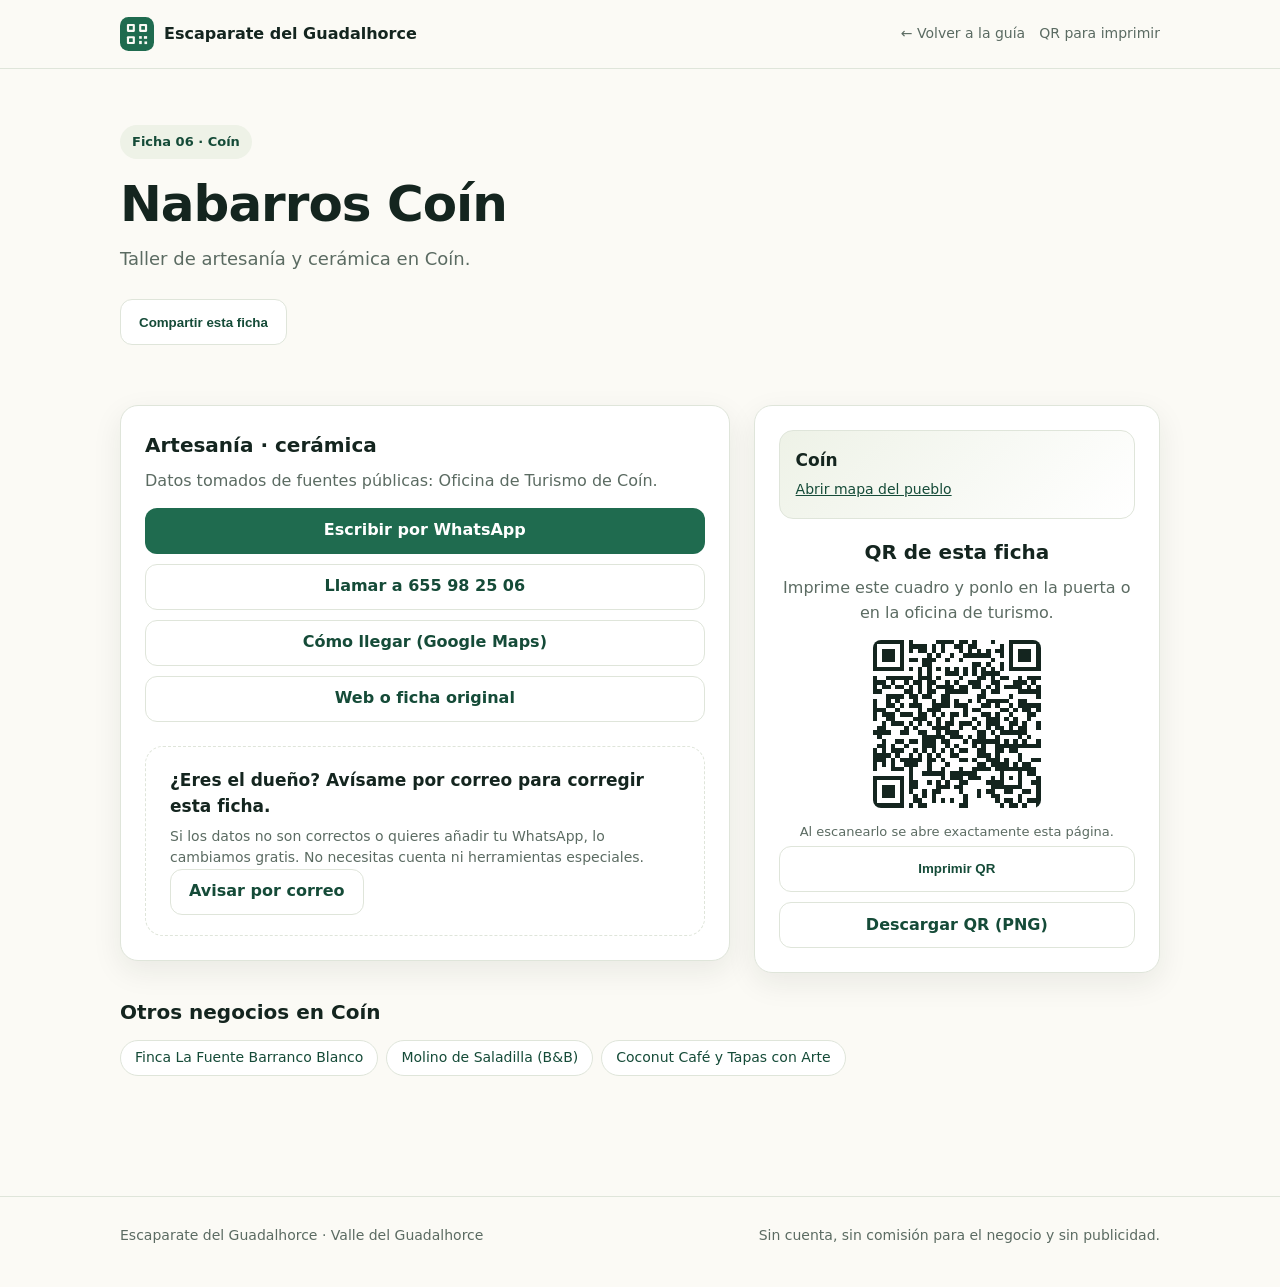
<file: fichas/nabarros-coin.html>
<!doctype html>
<html lang="es">
<head>
<meta charset="utf-8">
<meta name="viewport" content="width=device-width, initial-scale=1">
<title>Nabarros Coín · Artesanía · cerámica en Coín</title>
<meta name="description" content="Taller de artesanía y cerámica en Coín. Ficha gratuita en Escaparate del Guadalhorce.">
<link rel="canonical" href="https://storbaz.github.io/escaparate-guadalhorce/fichas/nabarros-coin.html">
<meta name="robots" content="index,follow,max-image-preview:large">
<meta name="theme-color" content="#1f6b4f">
<meta property="og:type" content="website">
<meta property="og:locale" content="es_ES">
<meta property="og:site_name" content="Escaparate del Guadalhorce">
<meta property="og:title" content="Nabarros Coín · Artesanía · cerámica en Coín">
<meta property="og:description" content="Taller de artesanía y cerámica en Coín. Ficha gratuita en Escaparate del Guadalhorce.">
<meta property="og:url" content="https://storbaz.github.io/escaparate-guadalhorce/fichas/nabarros-coin.html">
<meta property="og:image" content="https://storbaz.github.io/escaparate-guadalhorce/assets/og-image.svg">
<meta name="twitter:card" content="summary_large_image">
<meta name="twitter:title" content="Nabarros Coín · Artesanía · cerámica en Coín">
<meta name="twitter:description" content="Taller de artesanía y cerámica en Coín. Ficha gratuita en Escaparate del Guadalhorce.">
<meta name="twitter:image" content="https://storbaz.github.io/escaparate-guadalhorce/assets/og-image.svg">
<link rel="icon" href="../assets/icon.svg" type="image/svg+xml">
<link rel="stylesheet" href="../assets/style.css?v=2">
<script type="application/ld+json">{"@context":"https://schema.org","@type":"LocalBusiness","name":"Nabarros Coín","description":"Taller de artesanía y cerámica en Coín.","telephone":"655 98 25 06","url":"https://turismocoin.es/lugares/compras-y-artesania/nabarros-coin","address":{"@type":"PostalAddress","addressLocality":"Coín","addressRegion":"Málaga","addressCountry":"ES"}}</script>
<script src="../assets/qrcode.min.js"></script>
<script src="../assets/app.js?v=2" defer></script>
</head>
<body>
<a class="skip" href="#contenido">Saltar al contenido</a>
<header class="site-header">
  <div class="wrap header-inner">
    <a class="brand" href="index.html" aria-label="Escaparate del Guadalhorce, inicio">
      <img src="../assets/icon.svg" alt="" width="34" height="34">
      <span>Escaparate del Guadalhorce</span>
    </a>
    <nav class="header-nav">
      <a class="back-link" href="index.html">← Volver a la guía</a>
      <a class="back-link" href="../qrs.html">QR para imprimir</a>
    </nav>
  </div>
</header>
<main id="contenido" class="ficha">
<section class="hero ficha">
  <div class="wrap">
    <span class="eyebrow">Ficha 06 · Coín</span>
    <h1>Nabarros Coín</h1>
    <p class="lede">Taller de artesanía y cerámica en Coín.</p>
    <div class="actions">
      <button class="button button-ghost" type="button" data-share>Compartir esta ficha</button>
    </div>
  </div>
</section>
<section class="wrap ficha-main">
  <div class="panel">
    <h2>Artesanía · cerámica</h2>
    <p>Datos tomados de fuentes públicas: Oficina de Turismo de Coín.</p>
    <div class="actions">
      <a class="button button-primary button-block" href="https://wa.me/34655982506" target="_blank" rel="noopener">Escribir por WhatsApp</a>
      <a class="button button-ghost button-block" href="tel:655982506">Llamar a 655 98 25 06</a>
      <a class="button button-ghost button-block" href="https://www.google.com/maps/search/?api=1&amp;query=Nabarros%20Co%C3%ADn%20Co%C3%ADn" target="_blank" rel="noopener">Cómo llegar (Google Maps)</a>
      <a class="button button-ghost button-block" href="https://turismocoin.es/lugares/compras-y-artesania/nabarros-coin" target="_blank" rel="noopener">Web o ficha original</a>
      
    </div>
    
    <div class="owner">
      <h2>¿Eres el dueño? Avísame por correo para corregir esta ficha.</h2>
      <p>Si los datos no son correctos o quieres añadir tu WhatsApp, lo cambiamos gratis. No necesitas cuenta ni herramientas especiales.</p>
      <a class="button button-ghost" href="mailto:donoforgetitagain@gmail.com?subject=Correcci%C3%B3n%20de%20ficha%3A%20Nabarros%20Co%C3%ADn">Avisar por correo</a>
    </div>
  </div>
  <aside class="panel qr-panel">
    <div class="map-card">
      <span class="map-name">Coín</span>
      <a href="https://www.google.com/maps/search/?api=1&amp;query=Nabarros%20Co%C3%ADn%20Co%C3%ADn" target="_blank" rel="noopener">Abrir mapa del pueblo</a>
    </div>
    <h2>QR de esta ficha</h2>
    <p>Imprime este cuadro y ponlo en la puerta o en la oficina de turismo.</p>
    <div class="qr-box" data-qr="https://storbaz.github.io/escaparate-guadalhorce/fichas/nabarros-coin.html" data-qr-name="nabarros-coin" aria-label="Código QR de Nabarros Coín"></div>
    <div class="qr-caption">Al escanearlo se abre exactamente esta página.</div>
    <div class="actions">
      <button class="button button-ghost button-block" type="button" data-print>Imprimir QR</button>
      <a class="button button-ghost button-block" data-download-link href="#" download="nabarros-coin.png">Descargar QR (PNG)</a>
    </div>
  </aside>
</section>
<section class="wrap related">
  <h2>Otros negocios en Coín</h2>
  <div class="chips"><a class="chip" href="fichas/finca-la-fuente-barranco-blanco.html">Finca La Fuente Barranco Blanco</a><a class="chip" href="fichas/molino-de-saladilla.html">Molino de Saladilla (B&amp;B)</a><a class="chip" href="fichas/coconut-cafe-tapas-con-arte.html">Coconut Café y Tapas con Arte</a></div>
</section>
</main>
<footer class="site-footer">
  <div class="wrap footer-inner">
    <span>Escaparate del Guadalhorce · Valle del Guadalhorce</span>
    <span>Sin cuenta, sin comisión para el negocio y sin publicidad.</span>
  </div>
</footer>
</body>
</html>
</file>
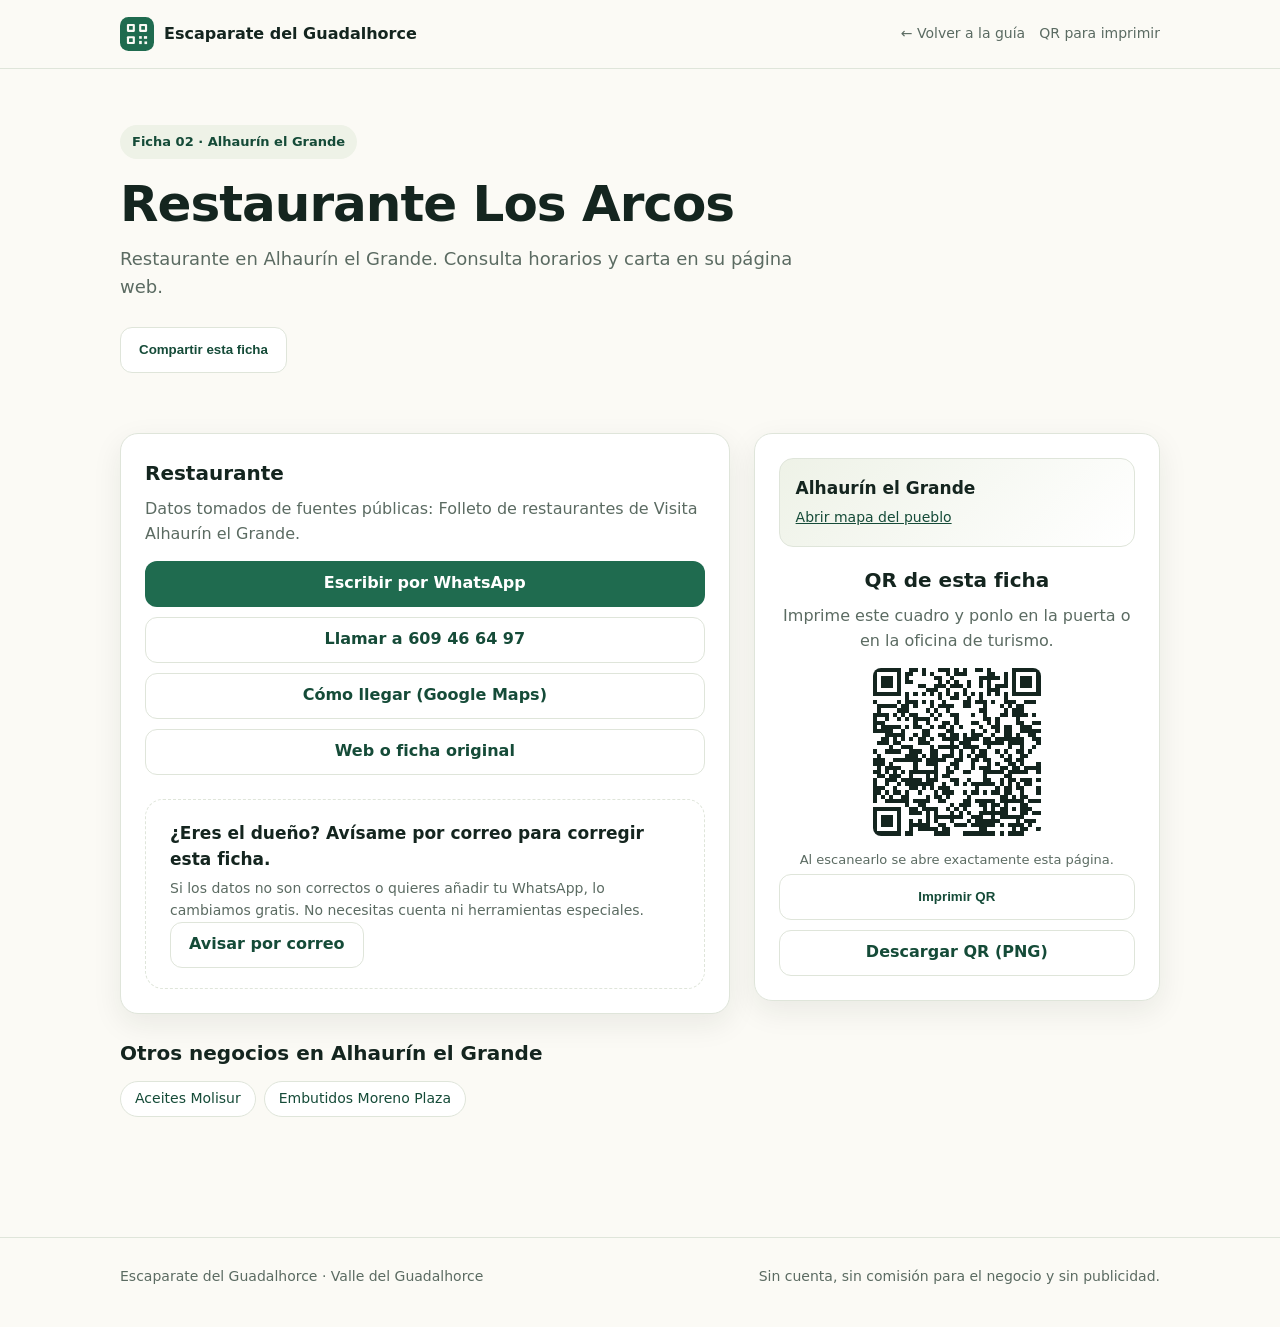
<file: fichas/restaurante-los-arcos.html>
<!doctype html>
<html lang="es">
<head>
<meta charset="utf-8">
<meta name="viewport" content="width=device-width, initial-scale=1">
<title>Restaurante Los Arcos · Restaurante en Alhaurín el Grande</title>
<meta name="description" content="Restaurante en Alhaurín el Grande. Consulta horarios y carta en su página web. Ficha gratuita en Escaparate del Guadalhorce.">
<link rel="canonical" href="https://storbaz.github.io/escaparate-guadalhorce/fichas/restaurante-los-arcos.html">
<meta name="robots" content="index,follow,max-image-preview:large">
<meta name="theme-color" content="#1f6b4f">
<meta property="og:type" content="website">
<meta property="og:locale" content="es_ES">
<meta property="og:site_name" content="Escaparate del Guadalhorce">
<meta property="og:title" content="Restaurante Los Arcos · Restaurante en Alhaurín el Grande">
<meta property="og:description" content="Restaurante en Alhaurín el Grande. Consulta horarios y carta en su página web. Ficha gratuita en Escaparate del Guadalhorce.">
<meta property="og:url" content="https://storbaz.github.io/escaparate-guadalhorce/fichas/restaurante-los-arcos.html">
<meta property="og:image" content="https://storbaz.github.io/escaparate-guadalhorce/assets/og-image.svg">
<meta name="twitter:card" content="summary_large_image">
<meta name="twitter:title" content="Restaurante Los Arcos · Restaurante en Alhaurín el Grande">
<meta name="twitter:description" content="Restaurante en Alhaurín el Grande. Consulta horarios y carta en su página web. Ficha gratuita en Escaparate del Guadalhorce.">
<meta name="twitter:image" content="https://storbaz.github.io/escaparate-guadalhorce/assets/og-image.svg">
<link rel="icon" href="../assets/icon.svg" type="image/svg+xml">
<link rel="stylesheet" href="../assets/style.css?v=2">
<script type="application/ld+json">{"@context":"https://schema.org","@type":"LocalBusiness","name":"Restaurante Los Arcos","description":"Restaurante en Alhaurín el Grande. Consulta horarios y carta en su página web.","telephone":"609 46 64 97","url":"http://www.losarcosrestaurante.es/","address":{"@type":"PostalAddress","addressLocality":"Alhaurín el Grande","addressRegion":"Málaga","addressCountry":"ES"}}</script>
<script src="../assets/qrcode.min.js"></script>
<script src="../assets/app.js?v=2" defer></script>
</head>
<body>
<a class="skip" href="#contenido">Saltar al contenido</a>
<header class="site-header">
  <div class="wrap header-inner">
    <a class="brand" href="index.html" aria-label="Escaparate del Guadalhorce, inicio">
      <img src="../assets/icon.svg" alt="" width="34" height="34">
      <span>Escaparate del Guadalhorce</span>
    </a>
    <nav class="header-nav">
      <a class="back-link" href="index.html">← Volver a la guía</a>
      <a class="back-link" href="../qrs.html">QR para imprimir</a>
    </nav>
  </div>
</header>
<main id="contenido" class="ficha">
<section class="hero ficha">
  <div class="wrap">
    <span class="eyebrow">Ficha 02 · Alhaurín el Grande</span>
    <h1>Restaurante Los Arcos</h1>
    <p class="lede">Restaurante en Alhaurín el Grande. Consulta horarios y carta en su página web.</p>
    <div class="actions">
      <button class="button button-ghost" type="button" data-share>Compartir esta ficha</button>
    </div>
  </div>
</section>
<section class="wrap ficha-main">
  <div class="panel">
    <h2>Restaurante</h2>
    <p>Datos tomados de fuentes públicas: Folleto de restaurantes de Visita Alhaurín el Grande.</p>
    <div class="actions">
      <a class="button button-primary button-block" href="https://wa.me/34609466497" target="_blank" rel="noopener">Escribir por WhatsApp</a>
      <a class="button button-ghost button-block" href="tel:609466497">Llamar a 609 46 64 97</a>
      <a class="button button-ghost button-block" href="https://www.google.com/maps/search/?api=1&amp;query=Restaurante%20Los%20Arcos%20Alhaur%C3%ADn%20el%20Grande" target="_blank" rel="noopener">Cómo llegar (Google Maps)</a>
      <a class="button button-ghost button-block" href="http://www.losarcosrestaurante.es/" target="_blank" rel="noopener">Web o ficha original</a>
      
    </div>
    
    <div class="owner">
      <h2>¿Eres el dueño? Avísame por correo para corregir esta ficha.</h2>
      <p>Si los datos no son correctos o quieres añadir tu WhatsApp, lo cambiamos gratis. No necesitas cuenta ni herramientas especiales.</p>
      <a class="button button-ghost" href="mailto:donoforgetitagain@gmail.com?subject=Correcci%C3%B3n%20de%20ficha%3A%20Restaurante%20Los%20Arcos">Avisar por correo</a>
    </div>
  </div>
  <aside class="panel qr-panel">
    <div class="map-card">
      <span class="map-name">Alhaurín el Grande</span>
      <a href="https://www.google.com/maps/search/?api=1&amp;query=Restaurante%20Los%20Arcos%20Alhaur%C3%ADn%20el%20Grande" target="_blank" rel="noopener">Abrir mapa del pueblo</a>
    </div>
    <h2>QR de esta ficha</h2>
    <p>Imprime este cuadro y ponlo en la puerta o en la oficina de turismo.</p>
    <div class="qr-box" data-qr="https://storbaz.github.io/escaparate-guadalhorce/fichas/restaurante-los-arcos.html" data-qr-name="restaurante-los-arcos" aria-label="Código QR de Restaurante Los Arcos"></div>
    <div class="qr-caption">Al escanearlo se abre exactamente esta página.</div>
    <div class="actions">
      <button class="button button-ghost button-block" type="button" data-print>Imprimir QR</button>
      <a class="button button-ghost button-block" data-download-link href="#" download="restaurante-los-arcos.png">Descargar QR (PNG)</a>
    </div>
  </aside>
</section>
<section class="wrap related">
  <h2>Otros negocios en Alhaurín el Grande</h2>
  <div class="chips"><a class="chip" href="fichas/aceites-molisur.html">Aceites Molisur</a><a class="chip" href="fichas/embutidos-moreno-plaza.html">Embutidos Moreno Plaza</a></div>
</section>
</main>
<footer class="site-footer">
  <div class="wrap footer-inner">
    <span>Escaparate del Guadalhorce · Valle del Guadalhorce</span>
    <span>Sin cuenta, sin comisión para el negocio y sin publicidad.</span>
  </div>
</footer>
</body>
</html>
</file>
<file: assets/style.css>
:root {
  --ink: #14251f;
  --muted: #5b6b62;
  --paper: #fbfaf5;
  --card: #ffffff;
  --green: #1f6b4f;
  --green-dark: #154b38;
  --sand: #eef2e7;
  --line: #dfe5da;
  --warn: #9a6b00;
  --shadow: 0 10px 30px rgba(20, 37, 31, .08);
  --radius: 18px;
}

* { box-sizing: border-box; }

html { scroll-behavior: smooth; }

body {
  margin: 0;
  background: var(--paper);
  color: var(--ink);
  font: 16px/1.55 system-ui, -apple-system, "Segoe UI", Roboto, Helvetica, Arial, sans-serif;
  -webkit-font-smoothing: antialiased;
}

a { color: var(--green-dark); }

.wrap { width: min(1040px, calc(100% - 32px)); margin: 0 auto; }

.skip {
  position: absolute; left: -9999px;
  background: var(--ink); color: #fff; padding: 10px 14px; border-radius: 8px;
}
.skip:focus { left: 12px; top: 12px; z-index: 20; }

.site-header {
  background: rgba(251, 250, 245, .92);
  border-bottom: 1px solid var(--line);
  position: sticky; top: 0; z-index: 10;
  backdrop-filter: blur(10px);
}
.header-inner {
  min-height: 68px;
  display: flex; align-items: center; justify-content: space-between; gap: 16px;
}
.brand { display: inline-flex; align-items: center; gap: 10px; text-decoration: none; color: var(--ink); font-weight: 750; }
.brand img { width: 34px; height: 34px; }
.back-link { font-size: 14px; text-decoration: none; color: var(--muted); }
.back-link:hover { color: var(--green-dark); }

.hero { padding: 56px 0 28px; }
.hero h1 { font-size: clamp(30px, 5vw, 50px); line-height: 1.08; margin: 0 0 14px; letter-spacing: -.02em; }
.lede { font-size: 18px; color: var(--muted); max-width: 680px; margin: 0 0 26px; }
.eyebrow {
  display: inline-flex; align-items: center; gap: 8px;
  background: var(--sand); color: var(--green-dark);
  padding: 7px 12px; border-radius: 999px; font-size: 13px; font-weight: 650;
  margin-bottom: 18px;
}

.badges { display: flex; flex-wrap: wrap; gap: 8px; margin-bottom: 18px; }
.badge {
  background: #fff; border: 1px solid var(--line); border-radius: 999px;
  padding: 6px 12px; font-size: 13px; color: var(--muted);
}
.badge strong { color: var(--ink); }

.grid { display: grid; grid-template-columns: repeat(auto-fit, minmax(270px, 1fr)); gap: 18px; margin: 24px 0 48px; }

.card {
  background: var(--card); border: 1px solid var(--line); border-radius: var(--radius);
  padding: 22px; box-shadow: var(--shadow); display: flex; flex-direction: column; gap: 12px;
}
.card h2, .card h3 { margin: 0; font-size: 20px; line-height: 1.2; }
.card p { margin: 0; color: var(--muted); }
.card .num { color: var(--green); font-weight: 800; font-size: 13px; letter-spacing: .08em; }
.card .town { color: var(--muted); font-size: 14px; }

.actions { display: flex; flex-wrap: wrap; gap: 10px; margin-top: 4px; }
.button {
  display: inline-flex; align-items: center; justify-content: center; gap: 8px;
  min-height: 46px; padding: 0 18px; border-radius: 12px;
  font-weight: 700; text-decoration: none; border: 1px solid transparent;
}
.button-primary { background: var(--green); color: #fff; }
.button-primary:hover { background: var(--green-dark); }
.button-ghost { background: #fff; color: var(--green-dark); border-color: var(--line); }
.button-ghost:hover { border-color: var(--green); }
.button-block { width: 100%; }

.ficha { padding-bottom: 60px; }
.ficha-main { display: grid; grid-template-columns: minmax(0, 1.2fr) minmax(260px, .8fr); gap: 24px; align-items: start; }
@media (max-width: 760px) { .ficha-main { grid-template-columns: 1fr; } }

.panel {
  background: var(--card); border: 1px solid var(--line); border-radius: var(--radius);
  padding: 24px; box-shadow: var(--shadow);
}
.panel h2 { margin: 0 0 8px; font-size: 20px; }
.panel p { margin: 0 0 14px; color: var(--muted); }

.qr-panel { text-align: center; position: sticky; top: 92px; }
.qr-box { display: flex; justify-content: center; margin: 14px 0; }
.qr-box canvas, .qr-box img { border-radius: 8px; }
.qr-caption { font-size: 13px; color: var(--muted); }
.qr-note {
  background: var(--sand); color: var(--green-dark); border-radius: 10px;
  padding: 10px 12px; font-size: 13px; margin-top: 14px; text-align: left;
}

.owner {
  margin-top: 24px; border: 1px dashed var(--line); border-radius: var(--radius);
  padding: 20px 24px; background: rgba(255, 255, 255, .6);
}
.owner h2 { font-size: 17px; margin: 0 0 6px; }
.owner p { margin: 0; color: var(--muted); font-size: 14px; }

.pending {
  display: inline-block; margin-top: 10px; padding: 6px 10px;
  background: #fff6df; color: var(--warn); border-radius: 8px; font-size: 13px;
}

[hidden] { display: none !important; }

.header-nav { display: flex; flex-wrap: wrap; gap: 14px; }

.filters {
  background: var(--card); border: 1px solid var(--line); border-radius: var(--radius);
  padding: 18px 22px; margin-bottom: 6px; box-shadow: var(--shadow);
}
.filter-row { display: flex; flex-wrap: wrap; align-items: center; gap: 8px; }
.filter-row + .filter-row { margin-top: 12px; }
.filter-label { min-width: 66px; font-size: 13px; font-weight: 700; color: var(--muted); text-transform: uppercase; letter-spacing: .06em; }

.chip {
  display: inline-flex; align-items: center; min-height: 36px; padding: 0 14px;
  border: 1px solid var(--line); border-radius: 999px; background: #fff;
  color: var(--green-dark); font: inherit; font-size: 14px; text-decoration: none; cursor: pointer;
}
.chip:hover { border-color: var(--green); }
.chip.is-active { background: var(--green); border-color: var(--green); color: #fff; font-weight: 700; }

.map-card {
  background: linear-gradient(135deg, var(--sand), #fff);
  border: 1px solid var(--line); border-radius: 14px; padding: 16px;
  margin-bottom: 18px; text-align: left;
}
.map-name { display: block; font-weight: 750; font-size: 17px; margin-bottom: 4px; }
.map-card a { font-size: 14px; }

.related { margin: 24px auto 60px; }
.related h2 { font-size: 20px; margin: 0 0 12px; }
.related .chips { display: flex; flex-wrap: wrap; gap: 8px; }

.qr-grid { display: grid; grid-template-columns: repeat(auto-fit, minmax(230px, 1fr)); gap: 18px; margin: 10px 0 60px; }
.qr-card {
  background: var(--card); border: 1px solid var(--line); border-radius: var(--radius);
  padding: 20px; box-shadow: var(--shadow); text-align: center;
}
.qr-card h2 { font-size: 18px; margin: 0 0 4px; }
.qr-card .town { color: var(--muted); font-size: 13px; margin-bottom: 10px; }
.qr-card .qr-caption { font-size: 11px; word-break: break-all; margin-top: 10px; }

.site-footer { border-top: 1px solid var(--line); padding: 28px 0 40px; color: var(--muted); font-size: 14px; }
.footer-inner { display: flex; flex-wrap: wrap; justify-content: space-between; gap: 12px; }

@media print {
  .site-header, .hero, .owner, .site-footer, .actions, .filters, .related { display: none !important; }
  body { background: #fff; }
  .wrap { width: 100%; }
  .panel { box-shadow: none; border: 1px solid #999; }
  .qr-panel { position: static; }
  .qr-grid { grid-template-columns: repeat(2, 1fr); gap: 14px; }
  .qr-card { box-shadow: none; break-inside: avoid; page-break-inside: avoid; }
  .qr-card .button { display: none !important; }
}
</file>
